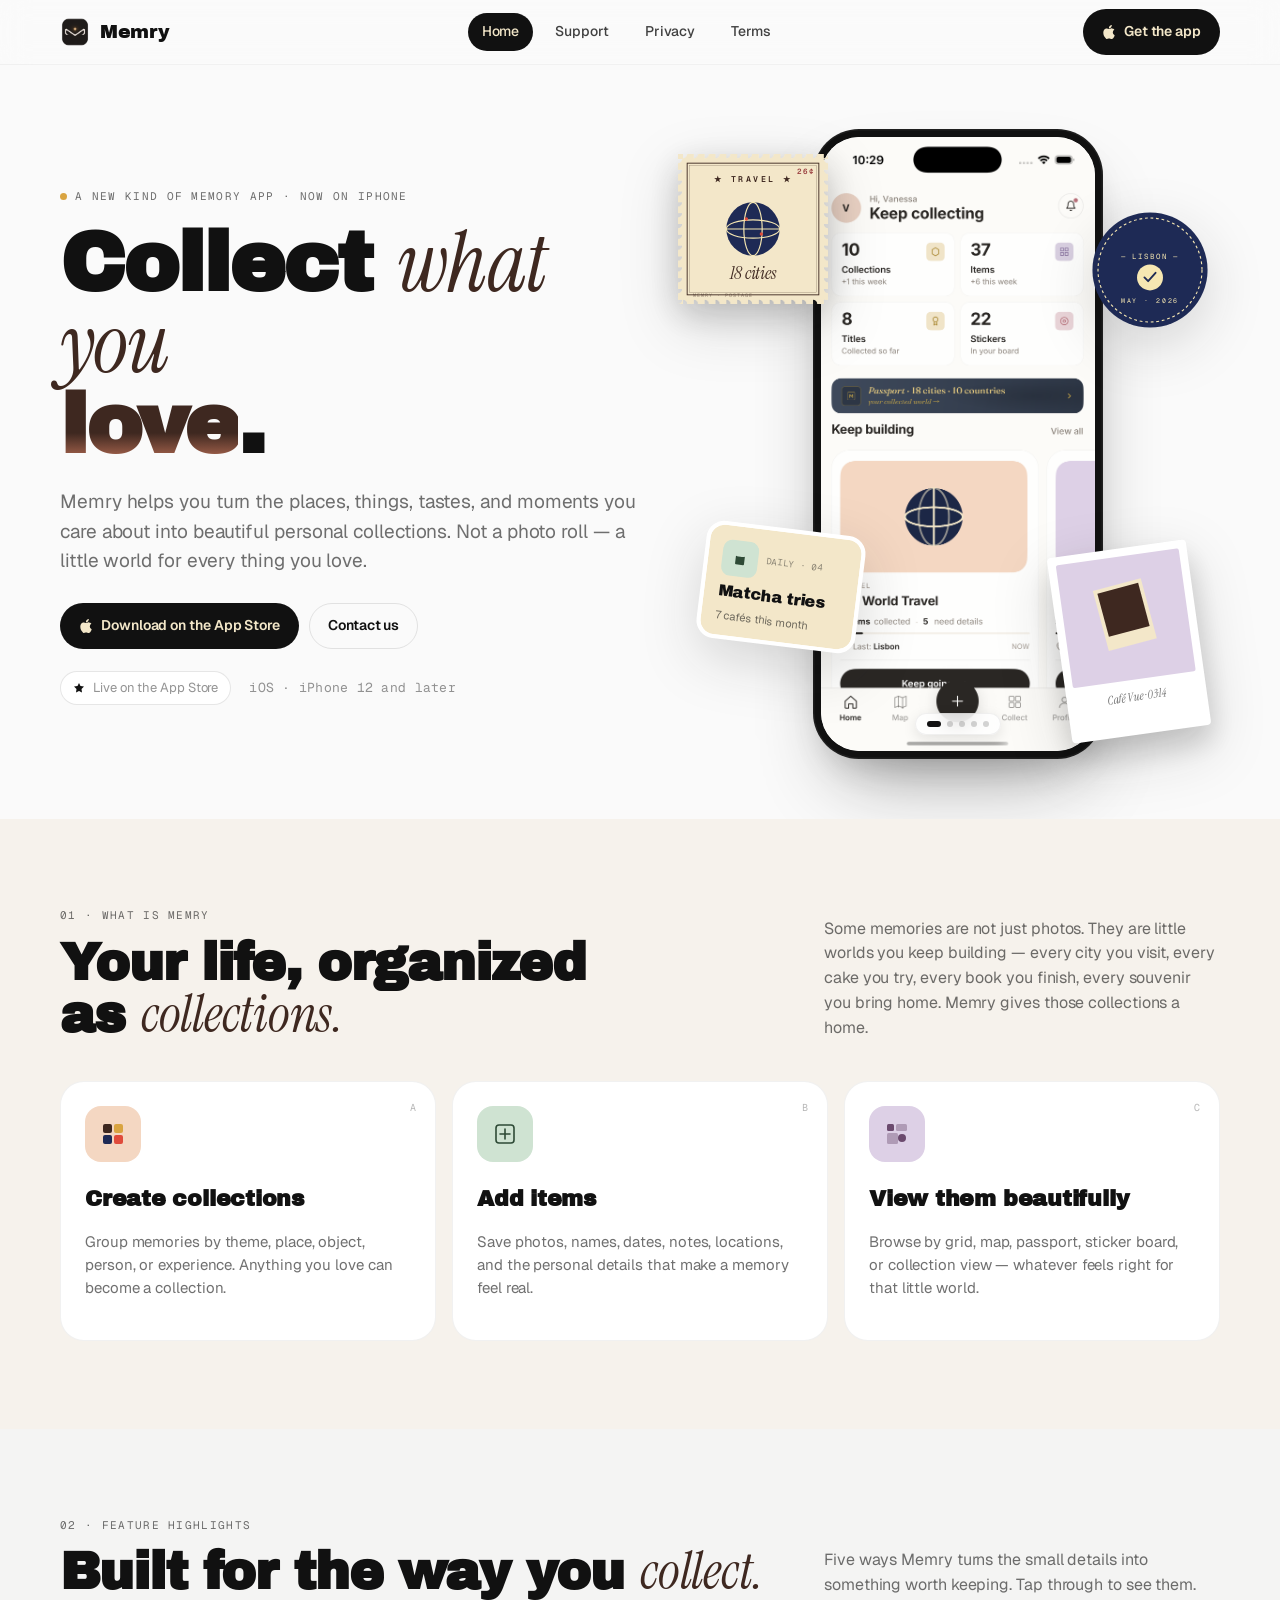
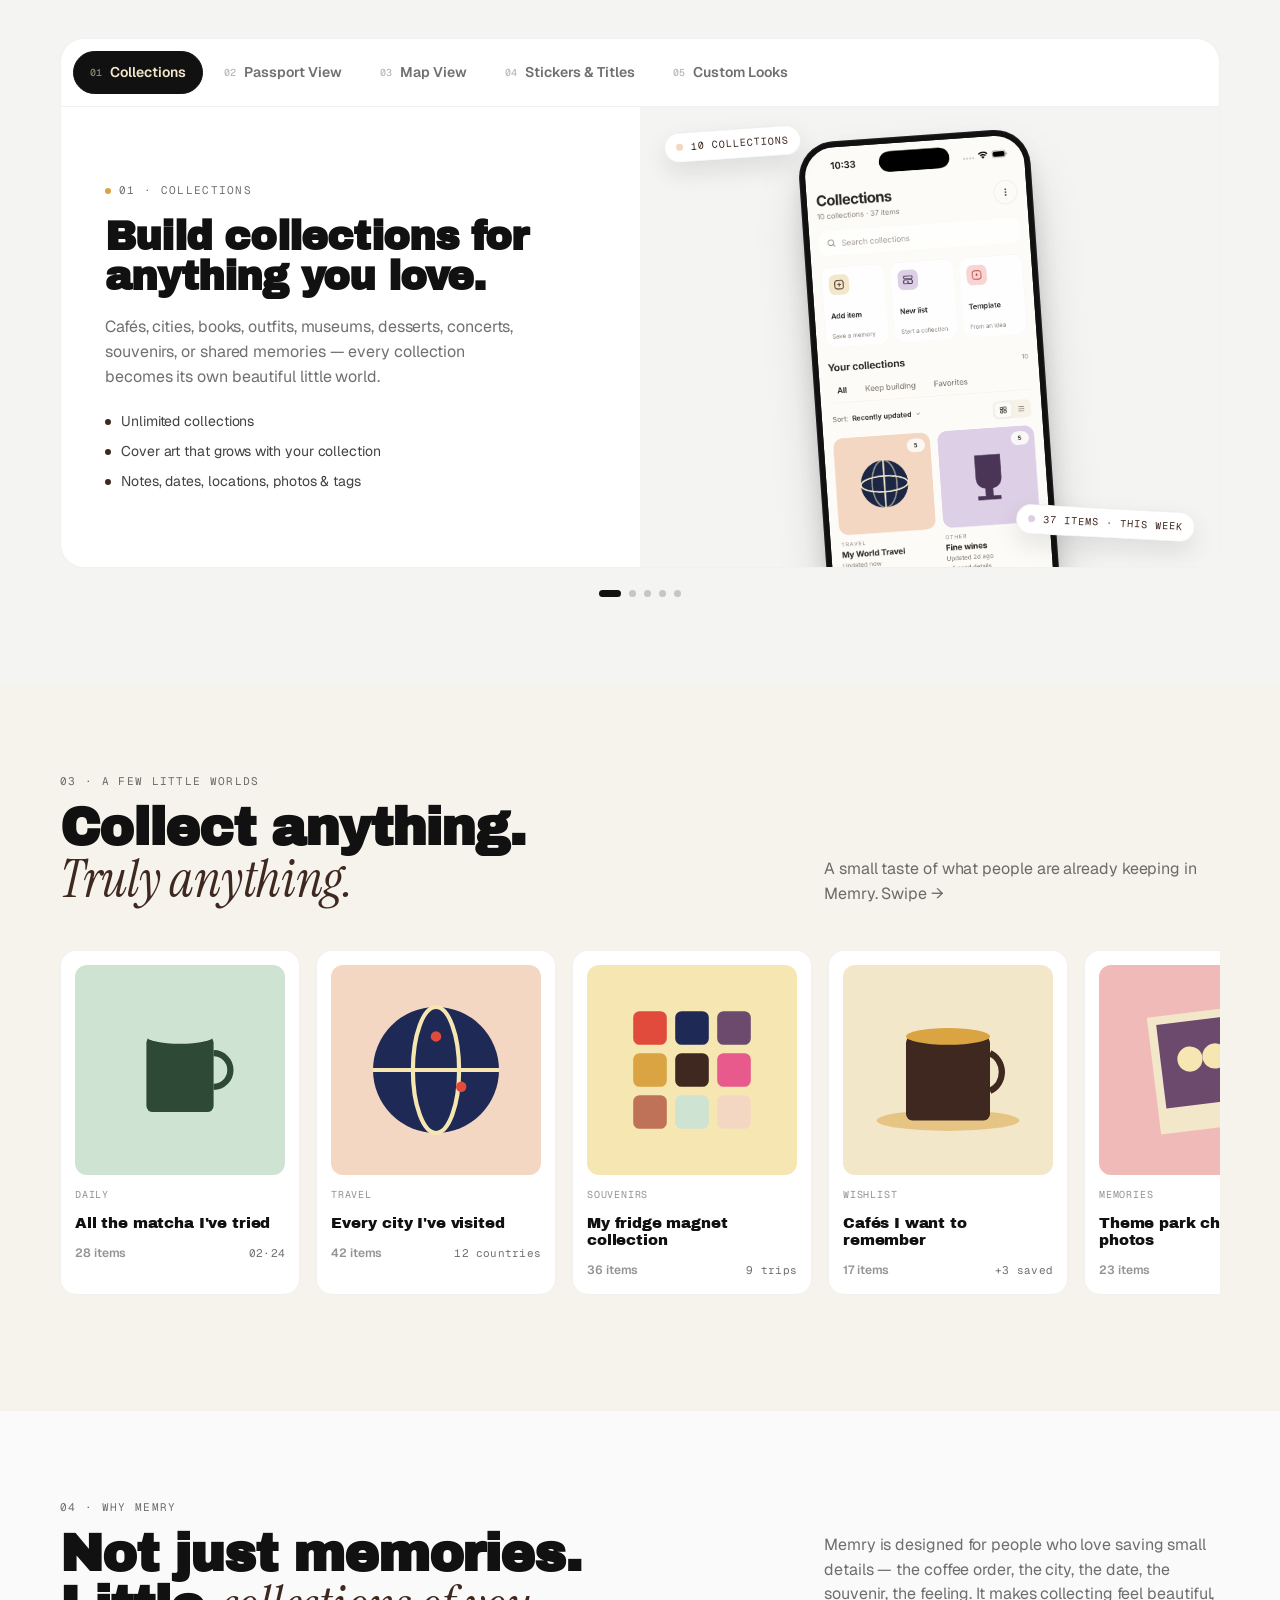
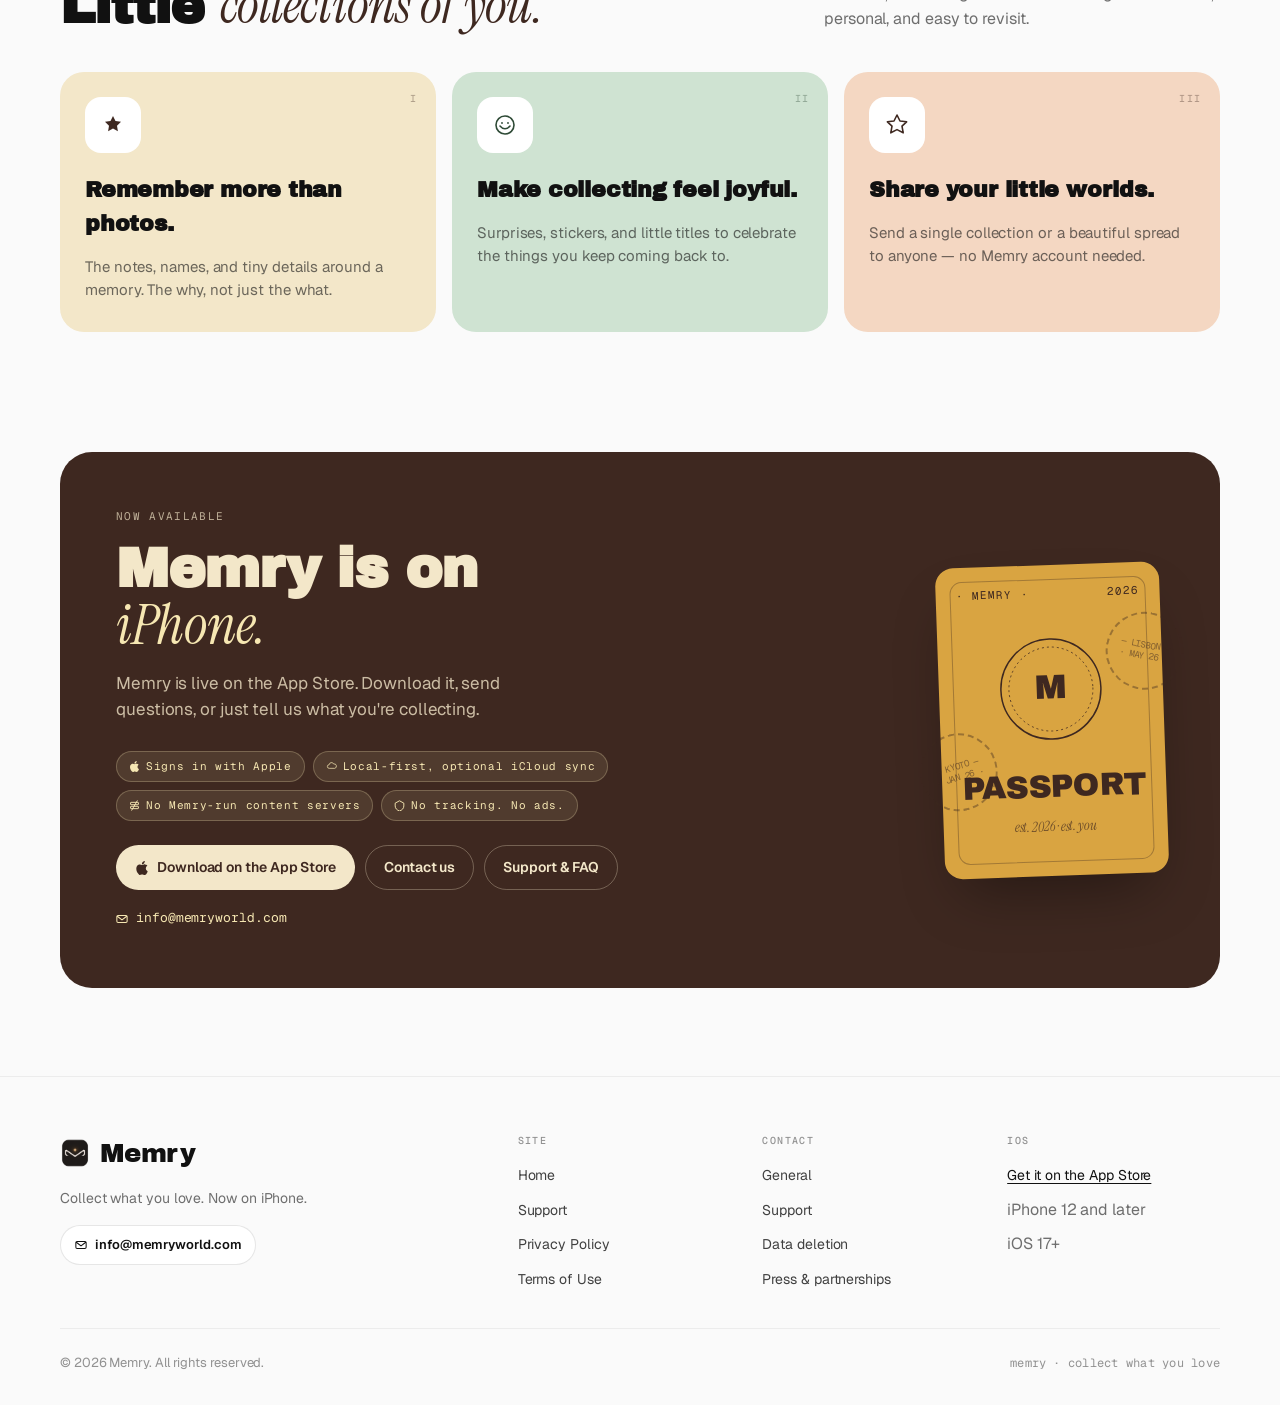
<file: index.html>
<!doctype html>
<html lang="en">
<head>
  <meta charset="utf-8"/>
  <meta name="viewport" content="width=device-width, initial-scale=1, viewport-fit=cover"/>
  <meta name="theme-color" content="#FAFAFA"/>
  <meta name="apple-itunes-app" content="app-id=6775122126"/>
  <title>Memry · Collect what you love</title>
  <meta name="description" content="Memry helps you turn the places, things, tastes, and moments you care about into beautiful personal collections. Now on the App Store."/>
  <meta property="og:title" content="Memry · Collect what you love"/>
  <meta property="og:description" content="Turn the places, things, tastes, and moments you care about into beautiful collections. Now on the App Store."/>
  <meta property="og:type" content="website"/>

  <link rel="preconnect" href="https://fonts.googleapis.com"/>
  <link rel="preconnect" href="https://fonts.gstatic.com" crossorigin/>
  <link href="https://fonts.googleapis.com/css2?family=Geist:wght@400;500;600;700&family=Geist+Mono:wght@400;500&family=Archivo+Black&family=Instrument+Serif:ital@0;1&display=swap" rel="stylesheet"/>
  <link rel="stylesheet" href="assets/site.css"/>
  <link rel="icon" type="image/png" href="/assets/icon.png"/>
  <link rel="apple-touch-icon" href="/assets/icon.png"/>
</head>
<body>

<!-- =========================================================================
     HEADER
     ========================================================================= -->
<header class="site-header">
  <div class="bar">
    <a href="/" class="brand" aria-label="Memry home">
      <img class="logo-mark" src="/assets/icon.png" alt="" width="30" height="30"/>
      <span class="wordmark">Memry</span>
    </a>

    <nav class="nav nav-desktop" aria-label="Primary">
      <a href="/" class="is-active">Home</a>
      <a href="/support">Support</a>
      <a href="/privacy">Privacy</a>
      <a href="/terms">Terms</a>
    </nav>

    <div class="nav-desktop">
      <a class="btn btn-primary" href="https://apps.apple.com/us/app/memry-collect-your-world/id6775122126" target="_blank" rel="noopener">
        <svg width="14" height="14" viewBox="0 0 16 16" fill="currentColor" aria-hidden="true"><path d="M11.182.008C11.148-.03 9.923.023 8.857 1.18c-1.066 1.156-.902 2.482-.878 2.516.024.034 1.52.087 2.475-1.258.955-1.345.762-2.391.728-2.43Zm3.314 11.733c-.048-.096-2.325-1.234-2.113-3.422.212-2.189 1.675-2.789 1.698-2.854.023-.065-.597-.79-1.254-1.157a3.692 3.692 0 0 0-1.563-.434c-.108-.003-.483-.095-1.254.116-.508.139-1.653.589-1.968.607-.316.018-1.256-.522-2.267-.665-.647-.125-1.333.131-1.824.328-.49.196-1.422.754-2.074 2.237-.652 1.482-.311 3.83-.067 4.56.244.729.625 1.924 1.273 2.796.576.984 1.34 1.667 1.659 1.899.319.232 1.219.386 1.843.067.502-.308 1.408-.485 1.766-.472.357.013 1.061.154 1.782.539.571.197 1.111.115 1.652-.105.541-.221 1.324-1.059 2.238-2.758.347-.79.505-1.217.473-1.282Z"/></svg>
        Get the app
      </a>
    </div>

    <button class="menu-btn" data-nav-open aria-label="Open menu">
      <svg viewBox="0 0 18 18" fill="none"><path d="M2 5h14M2 9h14M2 13h14" stroke="currentColor" stroke-width="1.6" stroke-linecap="round"/></svg>
    </button>
  </div>
</header>

<div class="nav-sheet" data-nav-sheet>
  <div class="panel">
    <div style="display:flex;align-items:center;justify-content:space-between;margin-bottom:8px;">
      <div class="brand"><img class="logo-mark" src="/assets/icon.png" alt="" width="30" height="30"/><span class="wordmark">Memry</span></div>
      <button class="menu-btn" data-nav-close aria-label="Close menu">
        <svg viewBox="0 0 18 18" fill="none"><path d="M4 4l10 10M14 4L4 14" stroke="currentColor" stroke-width="1.6" stroke-linecap="round"/></svg>
      </button>
    </div>
    <a href="/">Home <span class="mono muted" style="font-size:11px;">01</span></a>
    <a href="/support">Support <span class="mono muted" style="font-size:11px;">02</span></a>
    <a href="/privacy">Privacy <span class="mono muted" style="font-size:11px;">03</span></a>
    <a href="/terms">Terms <span class="mono muted" style="font-size:11px;">04</span></a>
    <div class="cta">
      <a class="btn btn-primary" href="https://apps.apple.com/us/app/memry-collect-your-world/id6775122126" target="_blank" rel="noopener" style="justify-content:center;">
        <svg width="14" height="14" viewBox="0 0 16 16" fill="currentColor" aria-hidden="true"><path d="M11.182.008C11.148-.03 9.923.023 8.857 1.18c-1.066 1.156-.902 2.482-.878 2.516.024.034 1.52.087 2.475-1.258.955-1.345.762-2.391.728-2.43Zm3.314 11.733c-.048-.096-2.325-1.234-2.113-3.422.212-2.189 1.675-2.789 1.698-2.854.023-.065-.597-.79-1.254-1.157a3.692 3.692 0 0 0-1.563-.434c-.108-.003-.483-.095-1.254.116-.508.139-1.653.589-1.968.607-.316.018-1.256-.522-2.267-.665-.647-.125-1.333.131-1.824.328-.49.196-1.422.754-2.074 2.237-.652 1.482-.311 3.83-.067 4.56.244.729.625 1.924 1.273 2.796.576.984 1.34 1.667 1.659 1.899.319.232 1.219.386 1.843.067.502-.308 1.408-.485 1.766-.472.357.013 1.061.154 1.782.539.571.197 1.111.115 1.652-.105.541-.221 1.324-1.059 2.238-2.758.347-.79.505-1.217.473-1.282Z"/></svg>
        Download on the App Store
      </a>
      <a class="btn btn-ghost" href="mailto:info@memryworld.com" style="justify-content:center;">Contact us</a>
    </div>
  </div>
</div>

<!-- =========================================================================
     HERO
     ========================================================================= -->
<section class="hero">
  <div class="wrap">
    <div class="grid">

      <div class="hero-copy" data-reveal>
        <div class="eyebrow"><span class="dot"></span> A new kind of memory app · Now on iPhone</div>

        <h1 class="headline">
          Collect <span class="serif">what you</span><br/><span class="word-cycle" data-cycle aria-live="polite"><span class="word-cur">love</span><span class="word-nxt" aria-hidden="true"></span><em class="word-period">.</em></span>
        </h1>

        <p class="sub">
          Memry helps you turn the places, things, tastes, and moments you care about into beautiful personal collections. Not a photo roll — a little world for every thing you love.
        </p>

        <div class="cta-row">
          <a class="btn btn-primary" href="https://apps.apple.com/us/app/memry-collect-your-world/id6775122126" target="_blank" rel="noopener" data-magnet>
            <svg width="14" height="14" viewBox="0 0 16 16" fill="currentColor" aria-hidden="true"><path d="M11.182.008C11.148-.03 9.923.023 8.857 1.18c-1.066 1.156-.902 2.482-.878 2.516.024.034 1.52.087 2.475-1.258.955-1.345.762-2.391.728-2.43Zm3.314 11.733c-.048-.096-2.325-1.234-2.113-3.422.212-2.189 1.675-2.789 1.698-2.854.023-.065-.597-.79-1.254-1.157a3.692 3.692 0 0 0-1.563-.434c-.108-.003-.483-.095-1.254.116-.508.139-1.653.589-1.968.607-.316.018-1.256-.522-2.267-.665-.647-.125-1.333.131-1.824.328-.49.196-1.422.754-2.074 2.237-.652 1.482-.311 3.83-.067 4.56.244.729.625 1.924 1.273 2.796.576.984 1.34 1.667 1.659 1.899.319.232 1.219.386 1.843.067.502-.308 1.408-.485 1.766-.472.357.013 1.061.154 1.782.539.571.197 1.111.115 1.652-.105.541-.221 1.324-1.059 2.238-2.758.347-.79.505-1.217.473-1.282Z"/></svg>
            Download on the App Store
          </a>
          <a class="btn btn-ghost" href="mailto:info@memryworld.com" data-magnet>Contact us</a>
        </div>

        <div class="tiny-meta">
          <span class="pill">
            <svg width="12" height="12" viewBox="0 0 12 12" fill="none"><path d="M6 1l1.5 3 3.5.5-2.5 2.5.5 3.5L6 9l-3 1.5.5-3.5L1 4.5 4.5 4z" fill="#111"/></svg>
            Live on the App Store
          </span>
          <span class="mono">iOS · iPhone 12 and later</span>
        </div>
      </div>

      <!-- HERO STAGE — phone + floating stickers -->
      <div class="hero-stage" data-hero-stage data-reveal style="--d:.12s;">

        <!-- floating sticker · travel postage stamp (square) -->
        <div class="float f1" style="--r:-7deg;">
          <div class="stamp-postage">
            <svg viewBox="0 0 180 180" xmlns="http://www.w3.org/2000/svg" aria-label="Travel · 18 cities">
              <defs>
                <!-- top + bottom edge perforations -->
                <pattern id="perfHoriz" x="6" y="0" width="13" height="180" patternUnits="userSpaceOnUse">
                  <circle cx="0" cy="0" r="5" fill="black"/>
                  <circle cx="0" cy="180" r="5" fill="black"/>
                </pattern>
                <!-- left + right edge perforations -->
                <pattern id="perfVert" x="0" y="6" width="180" height="13" patternUnits="userSpaceOnUse">
                  <circle cx="0" cy="0" r="5" fill="black"/>
                  <circle cx="180" cy="0" r="5" fill="black"/>
                </pattern>
                <mask id="stampMask">
                  <rect width="180" height="180" fill="white"/>
                  <rect width="180" height="180" fill="url(#perfHoriz)"/>
                  <rect width="180" height="180" fill="url(#perfVert)"/>
                </mask>
              </defs>

              <g mask="url(#stampMask)">
                <!-- stamp paper -->
                <rect width="180" height="180" fill="#F3E7C9"/>

                <!-- inner border frames -->
                <rect x="11" y="11" width="158" height="158" fill="none" stroke="#3E2820" stroke-width="1.1"/>
                <rect x="14" y="14" width="152" height="152" fill="none" stroke="#3E2820" stroke-width="0.5" stroke-opacity="0.5"/>

                <!-- TRAVEL header -->
                <text x="90" y="34" text-anchor="middle"
                      font-family="'Geist Mono', monospace" font-size="10"
                      font-weight="600" letter-spacing="3" fill="#3E2820">★  TRAVEL  ★</text>

                <!-- globe art -->
                <g transform="translate(90, 90)">
                  <circle r="32" fill="#1E2A55"/>
                  <ellipse cx="0" cy="0" rx="32" ry="11" fill="none" stroke="#F6E7B2" stroke-width="1.4"/>
                  <ellipse cx="0" cy="0" rx="11" ry="32" fill="none" stroke="#F6E7B2" stroke-width="1.4"/>
                  <line x1="-32" y1="0" x2="32" y2="0" stroke="#F6E7B2" stroke-width="1.4"/>
                  <circle cx="-8" cy="-12" r="2" fill="#E04B3B"/>
                  <circle cx="10" cy="6" r="2" fill="#E04B3B"/>
                </g>

                <!-- caption -->
                <text x="90" y="150" text-anchor="middle"
                      font-family="'Instrument Serif', Georgia, serif"
                      font-style="italic" font-size="22" fill="#3E2820">18 cities</text>

                <!-- corner denomination -->
                <text x="164" y="24" text-anchor="end"
                      font-family="'Geist Mono', monospace" font-size="9"
                      font-weight="600" letter-spacing="1" fill="#9A3F3F">26¢</text>
                <text x="18" y="172" text-anchor="start"
                      font-family="'Geist Mono', monospace" font-size="6"
                      letter-spacing="1.2" fill="#3E2820" opacity="0.5">MEMRY · POSTAGE</text>
              </g>
            </svg>
          </div>
        </div>

        <!-- floating sticker · stamp -->
        <div class="float f2" style="--r:10deg;">
          <svg viewBox="0 0 140 140" width="130" height="130">
            <circle cx="70" cy="70" r="62" fill="#1E2A55"/>
            <circle cx="70" cy="70" r="56" fill="none" stroke="#F6E7B2" stroke-width="1.2" stroke-dasharray="3 3"/>
            <text x="70" y="58" text-anchor="middle" font-family="Geist Mono, monospace" font-size="8" letter-spacing="2" fill="#F6E7B2">— LISBON —</text>
            <circle cx="70" cy="78" r="14" fill="#F6E7B2"/>
            <path d="M64 78l4 4 8-9" stroke="#1E2A55" stroke-width="2" stroke-linecap="round" stroke-linejoin="round" fill="none"/>
            <text x="70" y="106" text-anchor="middle" font-family="Geist Mono, monospace" font-size="7" letter-spacing="2" fill="#F6E7B2">MAY · 2026</text>
          </svg>
        </div>

        <!-- the PHONE -->
        <div class="phone">
          <div class="screen">

            <!-- screen states (auto-cycle, real app screenshots) -->
            <div class="phone-states" data-phone-states>
              <div class="phone-state is-active" data-state="home">
                <img src="assets/screens/home.png" alt="Memry — Home screen" loading="eager" decoding="async" width="1206" height="2622"/>
              </div>
              <div class="phone-state" data-state="map">
                <img src="assets/screens/map.png" alt="Memry — Map screen" loading="lazy" decoding="async" width="1206" height="2622"/>
              </div>
              <div class="phone-state" data-state="collect">
                <img src="assets/screens/collect.png" alt="Memry — Collections screen" loading="lazy" decoding="async" width="1206" height="2622"/>
              </div>
              <div class="phone-state" data-state="passport">
                <img src="assets/screens/passport.png" alt="Memry — Passport view" loading="lazy" decoding="async" width="1206" height="2622"/>
              </div>
              <div class="phone-state" data-state="profile">
                <img src="assets/screens/profile.png" alt="Memry — Profile screen" loading="lazy" decoding="async" width="1206" height="2622"/>
              </div>
            </div>

            <!-- Screen indicator dots (overlay on home indicator area) -->
            <div class="phone-dots" data-phone-dots>
              <button class="is-active" aria-label="Show Home screen" data-goto="home"></button>
              <button aria-label="Show Map screen" data-goto="map"></button>
              <button aria-label="Show Collections screen" data-goto="collect"></button>
              <button aria-label="Show Passport view" data-goto="passport"></button>
              <button aria-label="Show Profile screen" data-goto="profile"></button>
            </div>

          </div>
        </div>

        <!-- floating sticker · matcha tile -->
        <div class="float f3" style="--r:7deg;">
          <div class="sticker" style="--r:7deg;">
            <div class="pad" style="background:var(--cream);display:flex;flex-direction:column;align-items:flex-start;gap:8px;padding:14px 14px 13px;">
              <div style="display:flex;align-items:center;gap:8px;width:100%;">
                <div style="width:36px;height:36px;border-radius:9px;background:var(--mint);display:grid;place-items:center;flex-shrink:0;">
                  <svg width="20" height="20" viewBox="0 0 40 40"><rect x="11" y="14" width="18" height="18" rx="2" fill="#2E4A36"/><ellipse cx="20" cy="14" rx="9" ry="2" fill="#CFE3D2"/></svg>
                </div>
                <div style="font-size:9px;font-family:'Geist Mono';letter-spacing:0.08em;text-transform:uppercase;color:var(--ink45);">DAILY · 04</div>
              </div>
              <div style="font-family:'Archivo Black';font-size:16px;letter-spacing:-0.015em;line-height:1.05;">Matcha tries</div>
              <div style="font-size:11px;color:var(--ink60);line-height:1.3;">7 cafés this month</div>
            </div>
          </div>
        </div>

        <!-- floating sticker · polaroid -->
        <div class="float f4" style="--r:-8deg;">
          <div style="background:#fff;padding:8px 8px 28px;border-radius:4px;box-shadow:0 16px 28px rgba(0,0,0,0.14);transform:rotate(-8deg);width:140px;">
            <div style="aspect-ratio:1/1;background:var(--lilac);border-radius:2px;overflow:hidden;position:relative;">
              <svg viewBox="0 0 100 100" style="position:absolute;inset:0;width:100%;height:100%;">
                <g transform="rotate(-7 50 50)">
                  <rect x="30" y="22" width="40" height="50" fill="#F3E7C9"/>
                  <rect x="33" y="25" width="34" height="36" fill="#3E2820"/>
                </g>
              </svg>
            </div>
            <div style="font-family:'Instrument Serif',serif;font-style:italic;font-size:12px;color:var(--ink60);margin-top:8px;text-align:center;">Café Vue · 03·14</div>
          </div>
        </div>

      </div>

    </div>
  </div>
</section>

<!-- =========================================================================
     SECTION 2 · WHAT IS MEMRY?
     ========================================================================= -->
<section class="section warm" id="what">
  <div class="wrap">
    <div class="head" data-reveal>
      <div>
        <div class="eyebrow">01 · What is Memry</div>
        <h2 class="title">Your life, organized as <span class="serif">collections.</span></h2>
      </div>
      <p>Some memories are not just photos. They are little worlds you keep building — every city you visit, every cake you try, every book you finish, every souvenir you bring home. Memry gives those collections a home.</p>
    </div>

    <div class="three-up">
      <article class="tile" data-reveal style="--d:.05s;">
        <div class="stamp">A</div>
        <div class="icon" style="background:var(--peach);">
          <svg width="28" height="28" viewBox="0 0 28 28" fill="none">
            <rect x="4" y="4"  width="9" height="9" rx="2" fill="#3E2820"/>
            <rect x="15" y="4"  width="9" height="9" rx="2" fill="#D9A441"/>
            <rect x="4" y="15" width="9" height="9" rx="2" fill="#1E2A55"/>
            <rect x="15" y="15" width="9" height="9" rx="2" fill="#E04B3B"/>
          </svg>
        </div>
        <h3>Create collections</h3>
        <p>Group memories by theme, place, object, person, or experience. Anything you love can become a collection.</p>
      </article>

      <article class="tile" data-reveal style="--d:.12s;">
        <div class="stamp">B</div>
        <div class="icon" style="background:var(--mint);">
          <svg width="28" height="28" viewBox="0 0 28 28" fill="none">
            <rect x="5" y="5" width="18" height="18" rx="3" fill="none" stroke="#2E4A36" stroke-width="1.6"/>
            <path d="M14 9v10M9 14h10" stroke="#2E4A36" stroke-width="1.6" stroke-linecap="round"/>
          </svg>
        </div>
        <h3>Add items</h3>
        <p>Save photos, names, dates, notes, locations, and the personal details that make a memory feel real.</p>
      </article>

      <article class="tile" data-reveal style="--d:.20s;">
        <div class="stamp">C</div>
        <div class="icon" style="background:var(--lilac);">
          <svg width="28" height="28" viewBox="0 0 28 28" fill="none">
            <rect x="4" y="4"  width="7" height="7" rx="1.5" fill="#6B4A6E"/>
            <rect x="13" y="4" width="11" height="7" rx="1.5" fill="#6B4A6E" opacity="0.4"/>
            <rect x="4" y="13" width="11" height="11" rx="1.5" fill="#6B4A6E" opacity="0.4"/>
            <circle cx="19" cy="18" r="4" fill="#6B4A6E"/>
          </svg>
        </div>
        <h3>View them beautifully</h3>
        <p>Browse by grid, map, passport, sticker board, or collection view — whatever feels right for that little world.</p>
      </article>
    </div>
  </div>
</section>

<!-- =========================================================================
     SECTION 3 · FEATURE TABS
     ========================================================================= -->
<section class="section" id="features" style="background:var(--paper2);">
  <div class="wrap">
    <div class="head" data-reveal>
      <div>
        <div class="eyebrow">02 · Feature highlights</div>
        <h2 class="title">Built for the way you <span class="serif">collect.</span></h2>
      </div>
      <p>Five ways Memry turns the small details into something worth keeping. Tap through to see them.</p>
    </div>

    <div class="feat-wrap" data-reveal>
      <div class="feat-tabs" role="tablist" data-feat-tabs>
        <button class="feat-tab" role="tab" data-feat="collections"><span class="idx">01</span> Collections</button>
        <button class="feat-tab" role="tab" data-feat="passport"><span class="idx">02</span> Passport View</button>
        <button class="feat-tab" role="tab" data-feat="map"><span class="idx">03</span> Map View</button>
        <button class="feat-tab" role="tab" data-feat="stickers"><span class="idx">04</span> Stickers &amp; Titles</button>
        <button class="feat-tab" role="tab" data-feat="looks"><span class="idx">05</span> Custom Looks</button>
      </div>

      <!-- COLLECTIONS -->
      <div class="feat-panel" data-feat-panel="collections">
        <div class="feat-text">
          <div class="eyebrow"><span style="width:6px;height:6px;border-radius:3px;background:var(--mustard);"></span> 01 · Collections</div>
          <h3>Build collections for anything you love.</h3>
          <p>Cafés, cities, books, outfits, museums, desserts, concerts, souvenirs, or shared memories — every collection becomes its own beautiful little world.</p>
          <ul>
            <li><span class="dot"></span> Unlimited collections</li>
            <li><span class="dot"></span> Cover art that grows with your collection</li>
            <li><span class="dot"></span> Notes, dates, locations, photos &amp; tags</li>
          </ul>
        </div>
        <div class="feat-visual" style="background:var(--paper2);">
          <div class="feat-device">
            <div class="mini" style="--mr:-4deg;">
              <img src="assets/screens/collect.png" alt="Memry — Collections list" loading="lazy" decoding="async"/>
            </div>
            <span class="deco-sticker" style="top:22px;left:24px;color:var(--cocoa);transform:rotate(-4deg);"><span class="dot" style="background:var(--peach);"></span>10 collections</span>
            <span class="deco-sticker" style="bottom:30px;right:24px;color:var(--cocoa);transform:rotate(3deg);"><span class="dot" style="background:var(--lilac);"></span>37 items · this week</span>
          </div>
        </div>
      </div>

      <!-- PASSPORT -->
      <div class="feat-panel" data-feat-panel="passport" style="display:none;">
        <div class="feat-text">
          <div class="eyebrow"><span style="width:6px;height:6px;border-radius:3px;background:var(--cocoa);"></span> 02 · Passport view</div>
          <h3>Turn collected memories into a passport.</h3>
          <p>Stamps, dates, and a place for everywhere you've been. A playful, tactile way to revisit the cities you've walked through.</p>
          <ul>
            <li><span class="dot"></span> Automatic stamps by city &amp; country</li>
            <li><span class="dot"></span> Hand-set typography on every page</li>
            <li><span class="dot"></span> Export or share a beautiful spread</li>
          </ul>
        </div>
        <div class="feat-visual" style="background:var(--cocoa);">
          <div class="feat-device">
            <div class="mini" style="--mr:3deg;">
              <img src="assets/screens/passport.png" alt="Memry — Passport view with city stamps" loading="lazy" decoding="async"/>
            </div>
            <span class="deco-sticker" style="top:34px;right:30px;background:var(--mustard);border-color:transparent;color:var(--cocoa);transform:rotate(8deg);">VISA · KYOTO</span>
            <span class="deco-sticker" style="bottom:38px;left:30px;background:var(--cream);border-color:transparent;color:var(--cocoa);transform:rotate(-6deg);">— PAGE I —</span>
          </div>
        </div>
      </div>

      <!-- MAP -->
      <div class="feat-panel" data-feat-panel="map" style="display:none;">
        <div class="feat-text">
          <div class="eyebrow"><span style="width:6px;height:6px;border-radius:3px;background:var(--tomato);"></span> 03 · Map view</div>
          <h3>See your memories by place.</h3>
          <p>Watch your world fill up as you collect. Rediscover where your collections have taken you — and where they want to go next.</p>
          <ul>
            <li><span class="dot"></span> Color-coded pins per collection</li>
            <li><span class="dot"></span> Cluster &amp; explore by region</li>
            <li><span class="dot"></span> Tap any pin to open the memory</li>
          </ul>
        </div>
        <div class="feat-visual" style="background:var(--sky);">
          <div class="feat-device">
            <div class="mini" style="--mr:-3deg;">
              <img src="assets/screens/map.png" alt="Memry — World map with city pins" loading="lazy" decoding="async"/>
            </div>
            <span class="deco-sticker" style="top:28px;left:28px;color:var(--ink);transform:rotate(-3deg);"><span class="dot" style="background:var(--tomato);"></span>18 cities · 10 countries</span>
            <span class="deco-sticker" style="bottom:34px;right:28px;color:var(--ink);transform:rotate(4deg);"><span class="dot" style="background:var(--mustard);"></span>27 memory pieces</span>
          </div>
        </div>
      </div>

      <!-- STICKERS -->
      <div class="feat-panel" data-feat-panel="stickers" style="display:none;">
        <div class="feat-text">
          <div class="eyebrow"><span style="width:6px;height:6px;border-radius:3px;background:var(--hotpink);"></span> 04 · Stickers &amp; titles</div>
          <h3>Unlock decorative stickers and titles.</h3>
          <p>The more you collect, the more little surprises arrive. Earn collectible titles like <em class="serif">City Explorer</em> or <em class="serif">Café Devotee</em> as your world grows.</p>
          <ul>
            <li><span class="dot"></span> Earned, never bought</li>
            <li><span class="dot"></span> Decorate any collection cover</li>
            <li><span class="dot"></span> Hidden surprises along the way</li>
          </ul>
        </div>
        <div class="feat-visual" style="background:var(--butter);">
          <div class="feat-device">
            <div class="mini" style="--mr:3deg;">
              <img src="assets/screens/profile.png" alt="Memry — Profile and sticker board" loading="lazy" decoding="async"/>
            </div>
            <span class="deco-sticker" style="top:30px;left:24px;background:var(--cocoa);color:var(--cream);border-color:transparent;transform:rotate(-6deg);">CITY · COLLECTOR</span>
            <span class="deco-sticker" style="bottom:32px;right:22px;background:var(--rose);color:var(--cocoa);border-color:transparent;transform:rotate(7deg);">+ 22 stickers</span>
          </div>
        </div>
      </div>

      <!-- LOOKS -->
      <div class="feat-panel" data-feat-panel="looks" style="display:none;">
        <div class="feat-text">
          <div class="eyebrow"><span style="width:6px;height:6px;border-radius:3px;background:var(--plum);"></span> 05 · Custom looks</div>
          <h3>Make every collection feel personal.</h3>
          <p>Choose soft backgrounds, cover art, layouts, and visual styles. Your sticker book of cafés shouldn't look like your wine cellar.</p>
          <ul>
            <li><span class="dot"></span> 30+ pastel grounds &amp; covers</li>
            <li><span class="dot"></span> Grid, list, board, &amp; map layouts</li>
            <li><span class="dot"></span> Cover graphics that match the subject</li>
          </ul>
        </div>
        <div class="feat-visual" style="background:var(--blush);">
          <div class="feat-device">
            <div class="mini" style="--mr:-3deg;">
              <img src="assets/screens/looks.png" alt="Memry — Custom looks with pastel cover variety" loading="lazy" decoding="async"/>
            </div>
            <span class="deco-sticker" style="top:28px;left:24px;color:var(--cocoa);transform:rotate(-5deg);"><span class="dot" style="background:var(--mustard);"></span>30+ pastel grounds</span>
            <span class="deco-sticker" style="bottom:32px;right:24px;color:var(--cocoa);transform:rotate(4deg);"><span class="dot" style="background:var(--plum);"></span>Covers per collection</span>
          </div>
        </div>
      </div>

    </div>

    <!-- feature pagination dots — sits below the card on all viewports -->
    <div class="feat-dots" data-feat-dots aria-label="Feature pagination">
      <button class="feat-dot" data-feat-dot="collections" aria-label="01 Collections">01</button>
      <button class="feat-dot" data-feat-dot="passport"    aria-label="02 Passport View">02</button>
      <button class="feat-dot" data-feat-dot="map"         aria-label="03 Map View">03</button>
      <button class="feat-dot" data-feat-dot="stickers"    aria-label="04 Stickers and Titles">04</button>
      <button class="feat-dot" data-feat-dot="looks"       aria-label="05 Custom Looks">05</button>
    </div>
  </div>
</section>

<!-- =========================================================================
     SECTION 4 · EXAMPLE COLLECTIONS
     ========================================================================= -->
<section class="section warm" id="examples">
  <div class="wrap">
    <div class="head" data-reveal>
      <div>
        <div class="eyebrow">03 · A few little worlds</div>
        <h2 class="title">Collect anything. <span class="serif">Truly anything.</span></h2>
      </div>
      <p>A small taste of what people are already keeping in Memry. Swipe →</p>
    </div>

    <div class="ex-rail" data-reveal>

      <!-- matcha -->
      <article class="ex-card">
        <div class="cover" style="background:var(--mint);">
          <svg viewBox="0 0 100 100" style="position:absolute;inset:0;width:100%;height:100%;">
            <rect x="34" y="34" width="32" height="36" rx="3" fill="#2E4A36"/>
            <ellipse cx="50" cy="34" rx="16" ry="3.5" fill="#CFE3D2"/>
            <path d="M66 42 a 8 8 0 0 1 0 16" stroke="#2E4A36" stroke-width="3" fill="none"/>
          </svg>
        </div>
        <div class="cat">Daily</div>
        <div class="name">All the matcha I've tried</div>
        <div class="meta"><span class="count">28 items</span><span class="mono muted" style="font-size:11px;">02·24</span></div>
        <div class="back"><div><div class="b-eyebrow">Daily · 28 cups</div><div class="b-name">All the matcha I've tried</div></div><div class="b-items"><span>Kettl Tea · NYC</span><span>Ippodo · KYT</span><span>Cha-an · NYC</span><span>SongCha · SEL</span></div><div class="b-cta">Tap to flip back ←</div></div>
      </article>

      <!-- cities -->
      <article class="ex-card">
        <div class="cover" style="background:var(--peach);">
          <svg viewBox="0 0 100 100" style="position:absolute;inset:0;width:100%;height:100%;">
            <circle cx="50" cy="50" r="30" fill="#1E2A55"/>
            <ellipse cx="50" cy="50" rx="11" ry="30" fill="none" stroke="#F6E7B2" stroke-width="2"/>
            <line x1="20" y1="50" x2="80" y2="50" stroke="#F6E7B2" stroke-width="2"/>
            <circle cx="50" cy="34" r="2.5" fill="#E04B3B"/>
            <circle cx="62" cy="58" r="2.5" fill="#E04B3B"/>
          </svg>
        </div>
        <div class="cat">Travel</div>
        <div class="name">Every city I've visited</div>
        <div class="meta"><span class="count">42 items</span><span class="mono muted" style="font-size:11px;">12 countries</span></div>
        <div class="back"><div><div class="b-eyebrow">Travel · 12 countries</div><div class="b-name">Every city I've visited</div></div><div class="b-items"><span>Lisbon · 5d</span><span>Kyoto · 7d</span><span>Paris · 4d</span><span>Oaxaca · 6d</span></div><div class="b-cta">Tap to flip back ←</div></div>
      </article>

      <!-- magnets -->
      <article class="ex-card">
        <div class="cover" style="background:var(--butter);">
          <svg viewBox="0 0 100 100" style="position:absolute;inset:0;width:100%;height:100%;">
            <g>
              <rect x="22" y="22" width="16" height="16" rx="3" fill="#E04B3B"/>
              <rect x="42" y="22" width="16" height="16" rx="3" fill="#1E2A55"/>
              <rect x="62" y="22" width="16" height="16" rx="3" fill="#6B4A6E"/>
              <rect x="22" y="42" width="16" height="16" rx="3" fill="#D9A441"/>
              <rect x="42" y="42" width="16" height="16" rx="3" fill="#3E2820"/>
              <rect x="62" y="42" width="16" height="16" rx="3" fill="#E85A8C"/>
              <rect x="22" y="62" width="16" height="16" rx="3" fill="#C07258"/>
              <rect x="42" y="62" width="16" height="16" rx="3" fill="#CFE3D2"/>
              <rect x="62" y="62" width="16" height="16" rx="3" fill="#F4D7C2"/>
            </g>
          </svg>
        </div>
        <div class="cat">Souvenirs</div>
        <div class="name">My fridge magnet collection</div>
        <div class="meta"><span class="count">36 items</span><span class="mono muted" style="font-size:11px;">9 trips</span></div>
        <div class="back"><div><div class="b-eyebrow">Souvenirs · 9 trips</div><div class="b-name">My fridge magnet collection</div></div><div class="b-items"><span>Amsterdam</span><span>Rome</span><span>Berlin</span><span>Reykjavik</span></div><div class="b-cta">Tap to flip back ←</div></div>
      </article>

      <!-- cafés to remember -->
      <article class="ex-card">
        <div class="cover" style="background:var(--cream);">
          <svg viewBox="0 0 100 100" style="position:absolute;inset:0;width:100%;height:100%;">
            <ellipse cx="50" cy="74" rx="34" ry="5" fill="#D9A441" opacity="0.5"/>
            <rect x="30" y="34" width="40" height="40" rx="3" fill="#3E2820"/>
            <ellipse cx="50" cy="34" rx="20" ry="4" fill="#D9A441"/>
            <path d="M70 42 a 10 10 0 0 1 0 18" stroke="#3E2820" stroke-width="3" fill="none"/>
          </svg>
        </div>
        <div class="cat">Wishlist</div>
        <div class="name">Cafés I want to remember</div>
        <div class="meta"><span class="count">17 items</span><span class="mono muted" style="font-size:11px;">+3 saved</span></div>
        <div class="back"><div><div class="b-eyebrow">Wishlist · 17 saved</div><div class="b-name">Cafés I want to remember</div></div><div class="b-items"><span>Café Vue</span><span>Onibus · SP</span><span>%Arabica</span><span>Café Loustic</span></div><div class="b-cta">Tap to flip back ←</div></div>
      </article>

      <!-- theme park characters -->
      <article class="ex-card">
        <div class="cover" style="background:var(--rose);">
          <svg viewBox="0 0 100 100" style="position:absolute;inset:0;width:100%;height:100%;">
            <g transform="rotate(-7 50 50)">
              <rect x="26" y="22" width="48" height="56" fill="#F3E7C9"/>
              <rect x="30" y="26" width="40" height="40" fill="#6B4A6E"/>
              <circle cx="44" cy="44" r="6" fill="#F6E7B2"/>
              <circle cx="56" cy="44" r="6" fill="#F6E7B2"/>
            </g>
          </svg>
        </div>
        <div class="cat">Memories</div>
        <div class="name">Theme park character photos</div>
        <div class="meta"><span class="count">23 items</span><span class="mono muted" style="font-size:11px;">5 parks</span></div>
        <div class="back"><div><div class="b-eyebrow">Memories · 5 parks</div><div class="b-name">Character photos</div></div><div class="b-items"><span>Anaheim '22</span><span>Orlando '23</span><span>Tokyo '24</span><span>Paris '25</span></div><div class="b-cta">Tap to flip back ←</div></div>
      </article>

      <!-- books -->
      <article class="ex-card">
        <div class="cover" style="background:var(--sage);">
          <svg viewBox="0 0 100 100" style="position:absolute;inset:0;width:100%;height:100%;">
            <rect x="24" y="34" width="52" height="9" rx="2" fill="#F3E7C9"/>
            <rect x="19" y="47" width="62" height="9" rx="2" fill="#E04B3B"/>
            <rect x="27" y="60" width="46" height="9" rx="2" fill="#1E2A55"/>
          </svg>
        </div>
        <div class="cat">Literature</div>
        <div class="name">Books that shaped me</div>
        <div class="meta"><span class="count">52 items</span><span class="mono muted" style="font-size:11px;">since 2019</span></div>
        <div class="back"><div><div class="b-eyebrow">Literature · since 2019</div><div class="b-name">Books that shaped me</div></div><div class="b-items"><span>Just Kids</span><span>Bluets</span><span>Pachinko</span><span>The Argonauts</span></div><div class="b-cta">Tap to flip back ←</div></div>
      </article>

      <!-- restaurants -->
      <article class="ex-card">
        <div class="cover" style="background:var(--blush);">
          <svg viewBox="0 0 100 100" style="position:absolute;inset:0;width:100%;height:100%;">
            <circle cx="50" cy="50" r="28" fill="#F3E7C9"/>
            <circle cx="50" cy="50" r="16" fill="#D9A441"/>
            <circle cx="50" cy="50" r="6" fill="#3E2820"/>
          </svg>
        </div>
        <div class="cat">Shared</div>
        <div class="name">Restaurants with my favorite person</div>
        <div class="meta"><span class="count">14 items</span><span class="mono muted" style="font-size:11px;">our list</span></div>
        <div class="back"><div><div class="b-eyebrow">Shared · our list</div><div class="b-name">Restaurants with my favorite person</div></div><div class="b-items"><span>Lilia</span><span>Estela</span><span>Wildair</span><span>Frenchette</span></div><div class="b-cta">Tap to flip back ←</div></div>
      </article>

      <!-- flowers -->
      <article class="ex-card">
        <div class="cover" style="background:var(--lilac);">
          <svg viewBox="0 0 100 100" style="position:absolute;inset:0;width:100%;height:100%;">
            <g>
              <ellipse cx="50" cy="34" rx="10" ry="16" fill="#F7D5D5"/>
              <ellipse cx="34" cy="50" rx="16" ry="10" fill="#F7D5D5"/>
              <ellipse cx="66" cy="50" rx="16" ry="10" fill="#F7D5D5"/>
              <ellipse cx="50" cy="66" rx="10" ry="16" fill="#F7D5D5"/>
              <circle cx="50" cy="50" r="9" fill="#D9A441"/>
            </g>
          </svg>
        </div>
        <div class="cat">Living</div>
        <div class="name">Flowers I've seen this spring</div>
        <div class="meta"><span class="count">19 items</span><span class="mono muted" style="font-size:11px;">04·26</span></div>
        <div class="back"><div><div class="b-eyebrow">Living · spring '26</div><div class="b-name">Flowers I've seen this spring</div></div><div class="b-items"><span>Magnolia</span><span>Tulip</span><span>Peony</span><span>Cherry blossom</span></div><div class="b-cta">Tap to flip back ←</div></div>
      </article>

    </div>
  </div>
</section>

<!-- =========================================================================
     SECTION 5 · WHY MEMRY?
     ========================================================================= -->
<section class="section" id="why">
  <div class="wrap">
    <div class="head" data-reveal>
      <div>
        <div class="eyebrow">04 · Why Memry</div>
        <h2 class="title">Not just memories. Little <span class="serif">collections of you.</span></h2>
      </div>
      <p>Memry is designed for people who love saving small details — the coffee order, the city, the date, the souvenir, the feeling. It makes collecting feel beautiful, personal, and easy to revisit.</p>
    </div>

    <div class="three-up">
      <article class="tile" data-reveal style="background:var(--cream);border-color:transparent;">
        <div class="stamp" style="color:var(--cocoa);opacity:0.4;">i</div>
        <div class="icon" style="background:var(--white);">
          <svg width="28" height="28" viewBox="0 0 28 28" fill="none">
            <path d="M14 5l2.5 5 5.5.8-4 3.9.9 5.5L14 17.6 9.1 20.2l.9-5.5-4-3.9 5.5-.8L14 5z" fill="#3E2820"/>
          </svg>
        </div>
        <h3>Remember more than photos.</h3>
        <p>The notes, names, and tiny details around a memory. The why, not just the what.</p>
      </article>

      <article class="tile" data-reveal style="--d:.08s;background:var(--mint);border-color:transparent;">
        <div class="stamp" style="color:var(--forest);opacity:0.4;">ii</div>
        <div class="icon" style="background:var(--white);">
          <svg width="28" height="28" viewBox="0 0 28 28" fill="none">
            <circle cx="14" cy="14" r="9" stroke="#2E4A36" stroke-width="1.6"/>
            <path d="M9 15c1.5 1.8 3.2 2.8 5 2.8s3.5-1 5-2.8" stroke="#2E4A36" stroke-width="1.6" stroke-linecap="round"/>
            <circle cx="11" cy="12" r="0.9" fill="#2E4A36"/>
            <circle cx="17" cy="12" r="0.9" fill="#2E4A36"/>
          </svg>
        </div>
        <h3>Make collecting feel joyful.</h3>
        <p>Surprises, stickers, and little titles to celebrate the things you keep coming back to.</p>
      </article>

      <article class="tile" data-reveal style="--d:.16s;background:var(--peach);border-color:transparent;">
        <div class="stamp" style="color:var(--cocoa);opacity:0.4;">iii</div>
        <div class="icon" style="background:var(--white);">
          <svg width="28" height="28" viewBox="0 0 28 28" fill="none">
            <path d="M14 4l3 6 6.6.8L19 15.2l1.2 6.6L14 18.6 7.8 21.8 9 15.2 4.4 10.8 11 10z" fill="none" stroke="#3E2820" stroke-width="1.6" stroke-linejoin="round"/>
          </svg>
        </div>
        <h3>Share your little worlds.</h3>
        <p>Send a single collection or a beautiful spread to anyone — no Memry account needed.</p>
      </article>
    </div>
  </div>
</section>

<!-- =========================================================================
     SECTION 6 · APP STORE LAUNCH
     ========================================================================= -->
<section class="section" id="launch" style="padding-top:32px;">
  <div class="wrap">
    <div class="launch" data-reveal>
      <div class="grid">
        <div>
          <div class="eyebrow" style="color:rgba(243,231,201,0.7);margin-bottom:16px;">Now available</div>
          <h2>Memry is on <br/><span class="serif">iPhone.</span></h2>
          <p>Memry is live on the App Store. Download it, send questions, or just tell us what you're collecting.</p>
          <div style="display:flex;flex-wrap:wrap;gap:8px;margin-bottom:24px;">
            <span style="display:inline-flex;align-items:center;gap:6px;font-family:'Geist Mono',monospace;font-size:11px;letter-spacing:0.06em;color:var(--butter);background:rgba(246,231,178,0.10);border:1px solid rgba(246,231,178,0.25);padding:6px 12px;border-radius:999px;">
              <svg width="11" height="11" viewBox="0 0 16 16" fill="currentColor" aria-hidden="true"><path d="M11.182.008C11.148-.03 9.923.023 8.857 1.18c-1.066 1.156-.902 2.482-.878 2.516.024.034 1.52.087 2.475-1.258.955-1.345.762-2.391.728-2.43Zm3.314 11.733c-.048-.096-2.325-1.234-2.113-3.422.212-2.189 1.675-2.789 1.698-2.854.023-.065-.597-.79-1.254-1.157a3.692 3.692 0 0 0-1.563-.434c-.108-.003-.483-.095-1.254.116-.508.139-1.653.589-1.968.607-.316.018-1.256-.522-2.267-.665-.647-.125-1.333.131-1.824.328-.49.196-1.422.754-2.074 2.237-.652 1.482-.311 3.83-.067 4.56.244.729.625 1.924 1.273 2.796.576.984 1.34 1.667 1.659 1.899.319.232 1.219.386 1.843.067.502-.308 1.408-.485 1.766-.472.357.013 1.061.154 1.782.539.571.197 1.111.115 1.652-.105.541-.221 1.324-1.059 2.238-2.758.347-.79.505-1.217.473-1.282Z"/></svg>
              Signs in with Apple
            </span>
            <span style="display:inline-flex;align-items:center;gap:6px;font-family:'Geist Mono',monospace;font-size:11px;letter-spacing:0.06em;color:var(--butter);background:rgba(246,231,178,0.10);border:1px solid rgba(246,231,178,0.25);padding:6px 12px;border-radius:999px;">
              <svg width="11" height="11" viewBox="0 0 24 24" fill="none"><path d="M7 16a4 4 0 010-8 5 5 0 019.6-1.5A4 4 0 0119 16H7z" stroke="currentColor" stroke-width="1.6"/></svg>
              Local-first, optional iCloud sync
            </span>
            <span style="display:inline-flex;align-items:center;gap:6px;font-family:'Geist Mono',monospace;font-size:11px;letter-spacing:0.06em;color:var(--butter);background:rgba(246,231,178,0.10);border:1px solid rgba(246,231,178,0.25);padding:6px 12px;border-radius:999px;">
              <svg width="11" height="11" viewBox="0 0 14 14" fill="none"><rect x="2" y="3" width="10" height="3" rx="0.6" stroke="currentColor" stroke-width="1.2"/><rect x="2" y="8" width="10" height="3" rx="0.6" stroke="currentColor" stroke-width="1.2"/><line x1="3.5" y1="13" x2="10.5" y2="1" stroke="currentColor" stroke-width="1.2" stroke-linecap="round"/></svg>
              No Memry-run content servers
            </span>
            <span style="display:inline-flex;align-items:center;gap:6px;font-family:'Geist Mono',monospace;font-size:11px;letter-spacing:0.06em;color:var(--butter);background:rgba(246,231,178,0.10);border:1px solid rgba(246,231,178,0.25);padding:6px 12px;border-radius:999px;">
              <svg width="11" height="11" viewBox="0 0 14 14" fill="none"><path d="M7 1l5.5 3v3.5c0 3.3-2.4 5.5-5.5 6.5C3.9 13 1.5 10.8 1.5 7.5V4L7 1z" stroke="currentColor" stroke-width="1.2"/></svg>
              No tracking. No ads.
            </span>
          </div>
          <div style="display:flex;flex-wrap:wrap;gap:10px;">
            <a class="btn btn-cream" href="https://apps.apple.com/us/app/memry-collect-your-world/id6775122126" target="_blank" rel="noopener">
              <svg width="14" height="14" viewBox="0 0 16 16" fill="currentColor" aria-hidden="true"><path d="M11.182.008C11.148-.03 9.923.023 8.857 1.18c-1.066 1.156-.902 2.482-.878 2.516.024.034 1.52.087 2.475-1.258.955-1.345.762-2.391.728-2.43Zm3.314 11.733c-.048-.096-2.325-1.234-2.113-3.422.212-2.189 1.675-2.789 1.698-2.854.023-.065-.597-.79-1.254-1.157a3.692 3.692 0 0 0-1.563-.434c-.108-.003-.483-.095-1.254.116-.508.139-1.653.589-1.968.607-.316.018-1.256-.522-2.267-.665-.647-.125-1.333.131-1.824.328-.49.196-1.422.754-2.074 2.237-.652 1.482-.311 3.83-.067 4.56.244.729.625 1.924 1.273 2.796.576.984 1.34 1.667 1.659 1.899.319.232 1.219.386 1.843.067.502-.308 1.408-.485 1.766-.472.357.013 1.061.154 1.782.539.571.197 1.111.115 1.652-.105.541-.221 1.324-1.059 2.238-2.758.347-.79.505-1.217.473-1.282Z"/></svg>
              Download on the App Store
            </a>
            <a class="btn btn-outline" href="mailto:info@memryworld.com">Contact us</a>
            <a class="btn btn-outline" href="/support">Support &amp; FAQ</a>
          </div>
          <a class="email" href="mailto:info@memryworld.com">
            <svg width="12" height="12" viewBox="0 0 14 14" fill="none"><rect x="1" y="3" width="12" height="8" rx="1.5" stroke="currentColor" stroke-width="1.2"/><path d="M1.5 3.8L7 8l5.5-4.2" stroke="currentColor" stroke-width="1.2" stroke-linecap="round"/></svg>
            info@memryworld.com
          </a>
        </div>

        <div class="passport" aria-hidden="true">
          <div class="pass-top"><span>· MEMRY ·</span><span>2026</span></div>
          <svg class="crest" viewBox="0 0 110 110">
            <circle cx="55" cy="55" r="50" fill="none" stroke="#3E2820" stroke-width="1.5"/>
            <circle cx="55" cy="55" r="42" fill="none" stroke="#3E2820" stroke-width="0.8" stroke-dasharray="2 3"/>
            <text x="55" y="64" text-anchor="middle" font-family="Archivo Black, sans-serif" font-size="34" fill="#3E2820">M</text>
          </svg>
          <div class="pass-name">PASSPORT</div>
          <div class="pass-sub">est. 2026 · est. you</div>
          <div class="stamps">
            <div class="stamp s1">— LISBON —<br/>· MAY 26 ·</div>
            <div class="stamp s2">— KYOTO —<br/>· JAN 26 ·</div>
          </div>
        </div>
      </div>
    </div>
  </div>
</section>

<!-- =========================================================================
     FOOTER
     ========================================================================= -->
<footer class="site-footer">
  <div class="wrap">
    <div class="grid">
      <div class="brand-blk">
        <div class="brand" style="margin-bottom:14px;">
          <img class="logo-mark" src="/assets/icon.png" alt="" width="30" height="30"/>
          <span class="word">Memry</span>
        </div>
        <p>Collect what you love. Now on iPhone.</p>
        <a class="btn btn-soft" href="mailto:info@memryworld.com" style="font-size:13px;padding:9px 14px;">
          <svg width="12" height="12" viewBox="0 0 14 14" fill="none"><rect x="1" y="3" width="12" height="8" rx="1.5" stroke="currentColor" stroke-width="1.2"/><path d="M1.5 3.8L7 8l5.5-4.2" stroke="currentColor" stroke-width="1.2" stroke-linecap="round"/></svg>
          info@memryworld.com
        </a>
      </div>

      <div>
        <h4>Site</h4>
        <ul>
          <li><a href="/">Home</a></li>
          <li><a href="/support">Support</a></li>
          <li><a href="/privacy">Privacy Policy</a></li>
          <li><a href="/terms">Terms of Use</a></li>
        </ul>
      </div>

      <div>
        <h4>Contact</h4>
        <ul>
          <li><a href="mailto:info@memryworld.com">General</a></li>
          <li><a href="mailto:support@memryworld.com">Support</a></li>
          <li><a href="mailto:support@memryworld.com?subject=Data%20Deletion%20Request">Data deletion</a></li>
          <li><a href="mailto:info@memryworld.com?subject=Press">Press &amp; partnerships</a></li>
        </ul>
      </div>

      <div>
        <h4>iOS</h4>
        <ul>
          <li><a href="https://apps.apple.com/us/app/memry-collect-your-world/id6775122126" target="_blank" rel="noopener" class="muted" style="color:var(--ink);text-decoration:underline;text-underline-offset:3px;">Get it on the App Store</a></li>
          <li><span class="muted">iPhone 12 and later</span></li>
          <li><span class="muted">iOS 17+</span></li>
        </ul>
      </div>
    </div>

    <div class="legal">
      <div>© 2026 Memry. All rights reserved.</div>
      <div class="mono">memry · collect what you love</div>
    </div>
  </div>
</footer>

<script src="assets/site.js"></script>
</body>
</html>
</file>
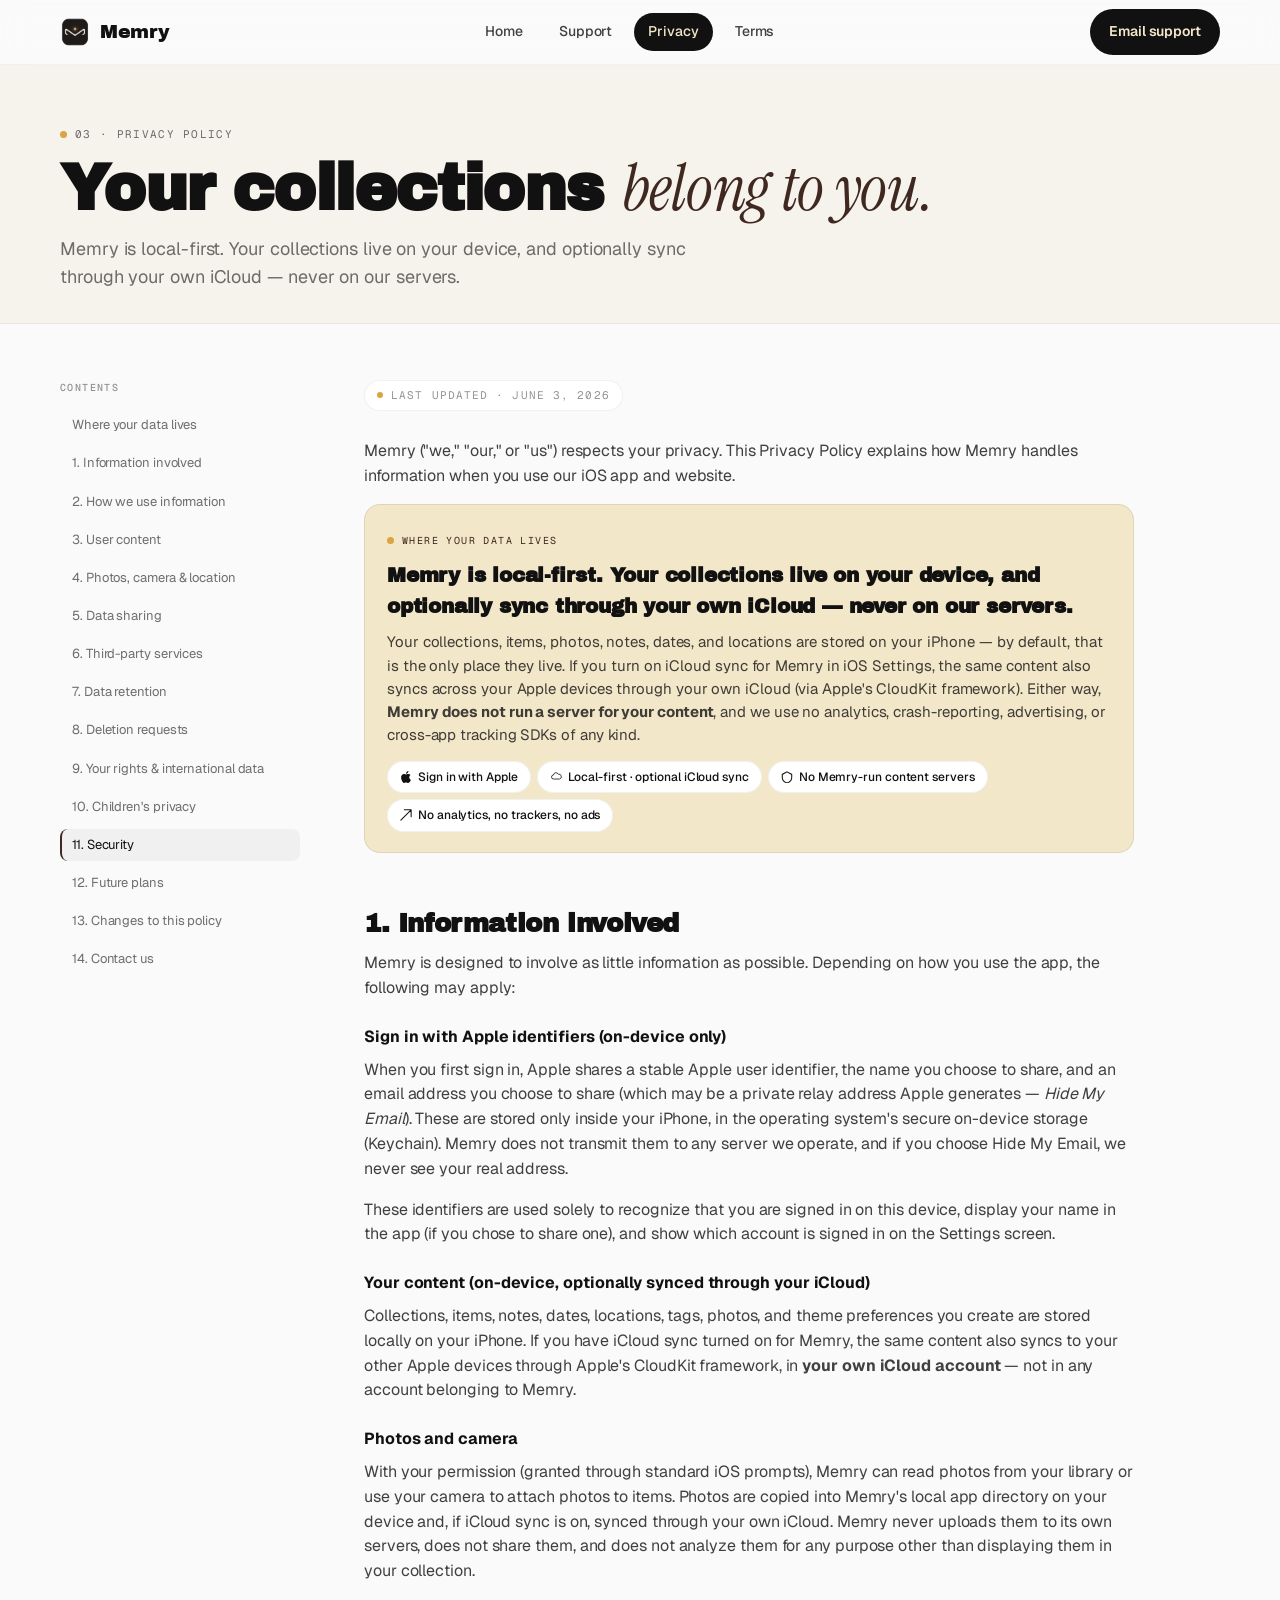
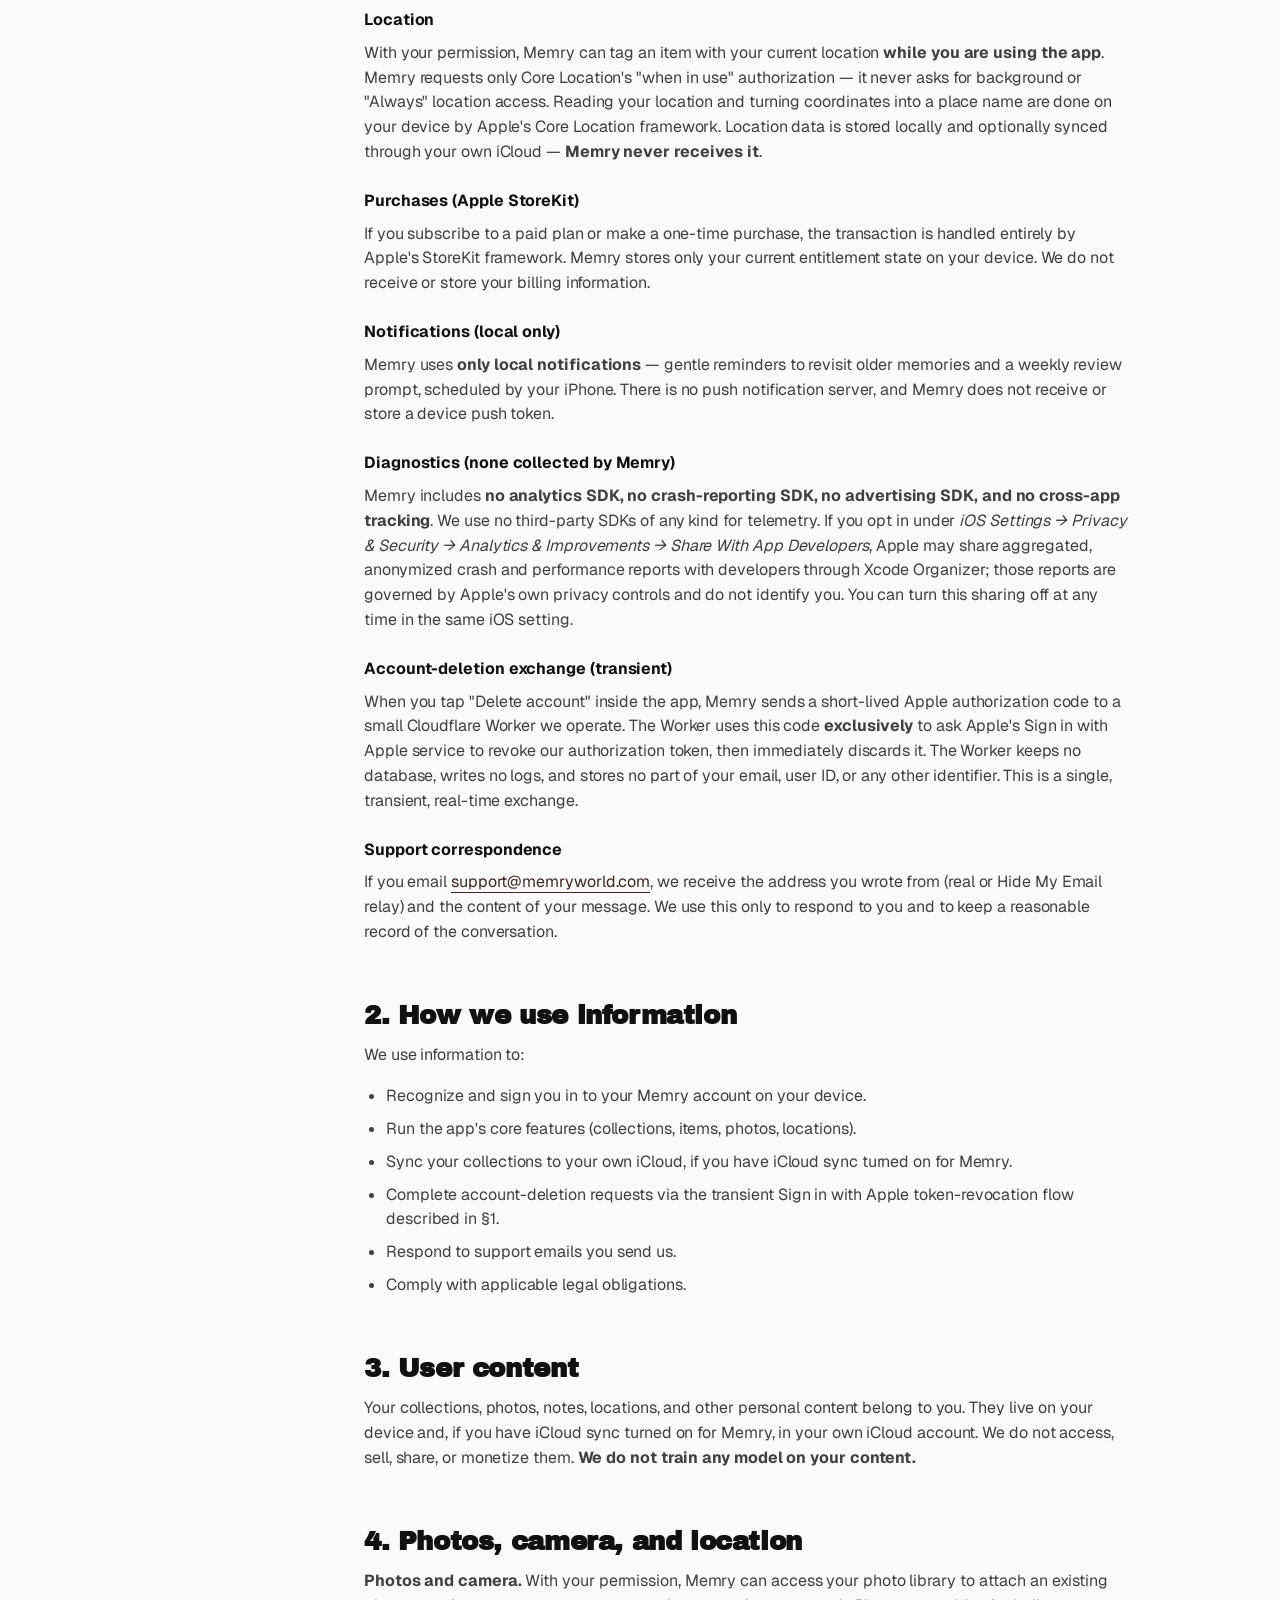
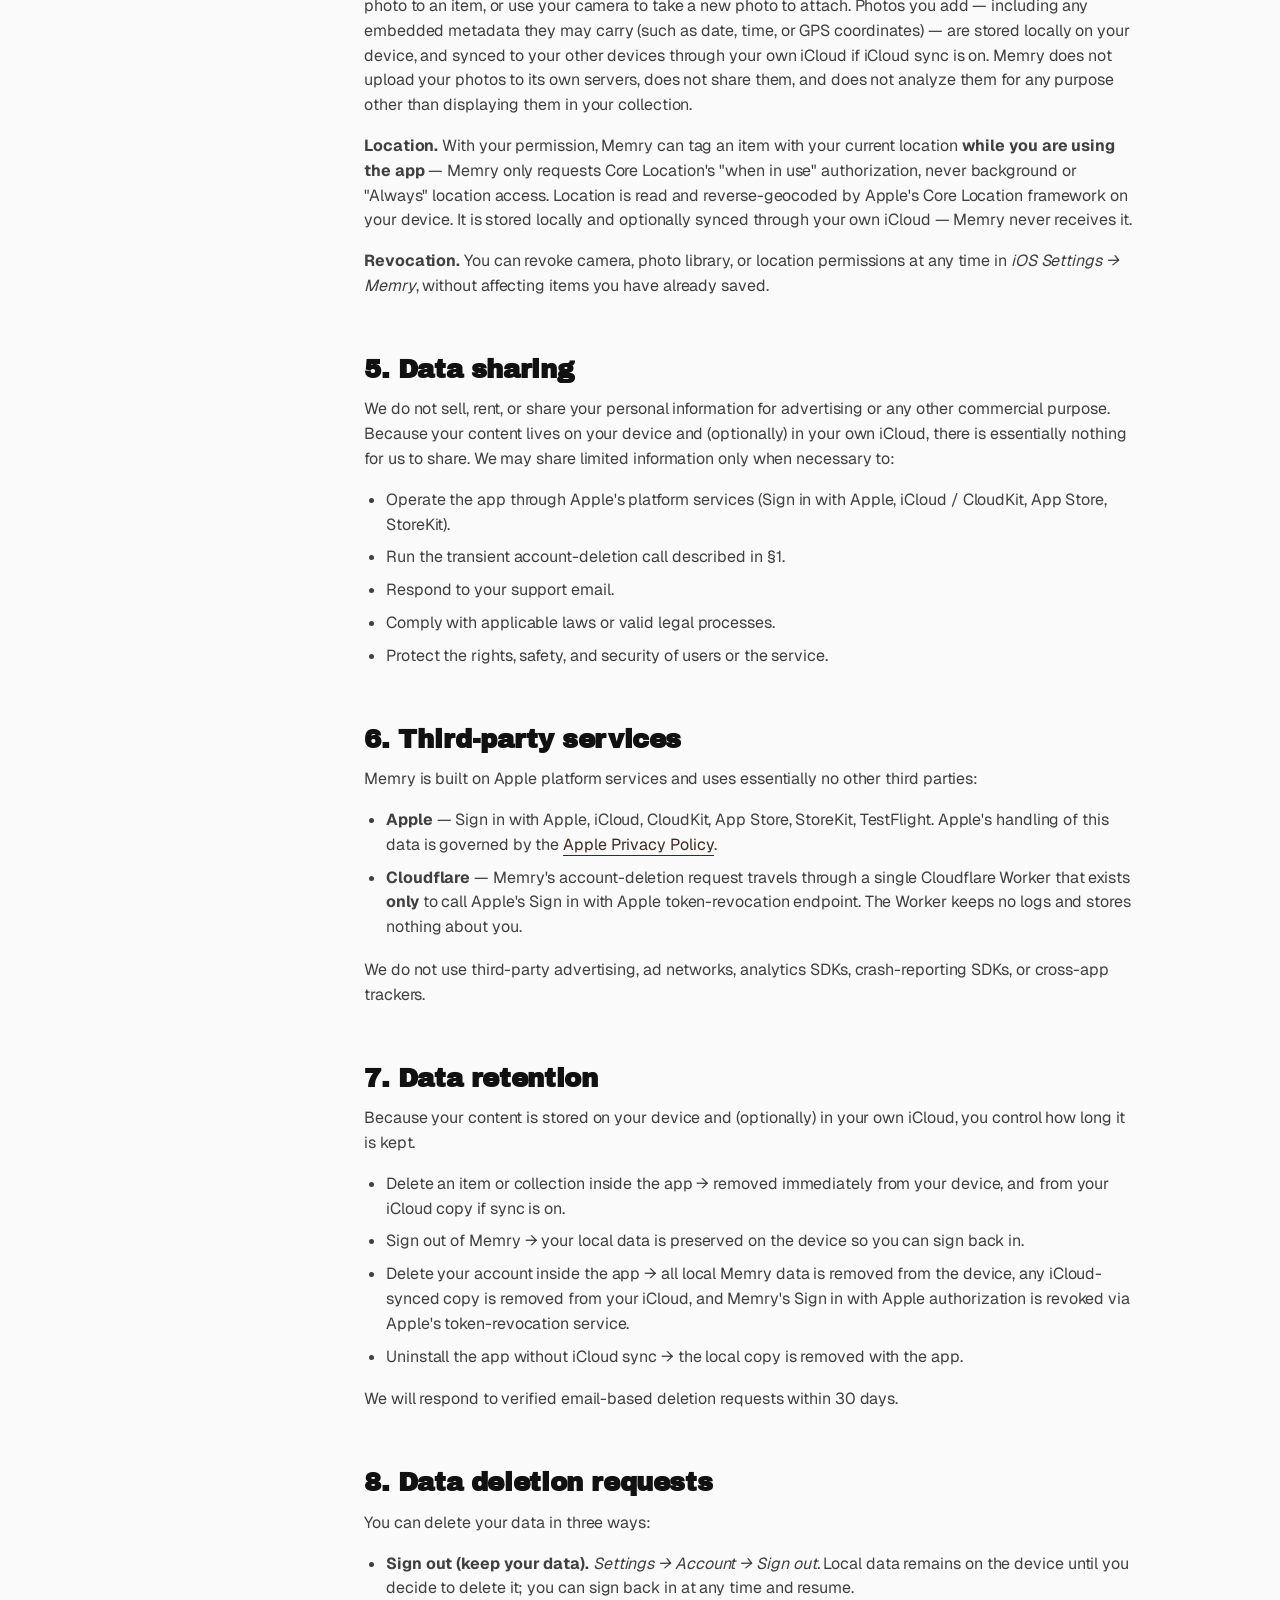
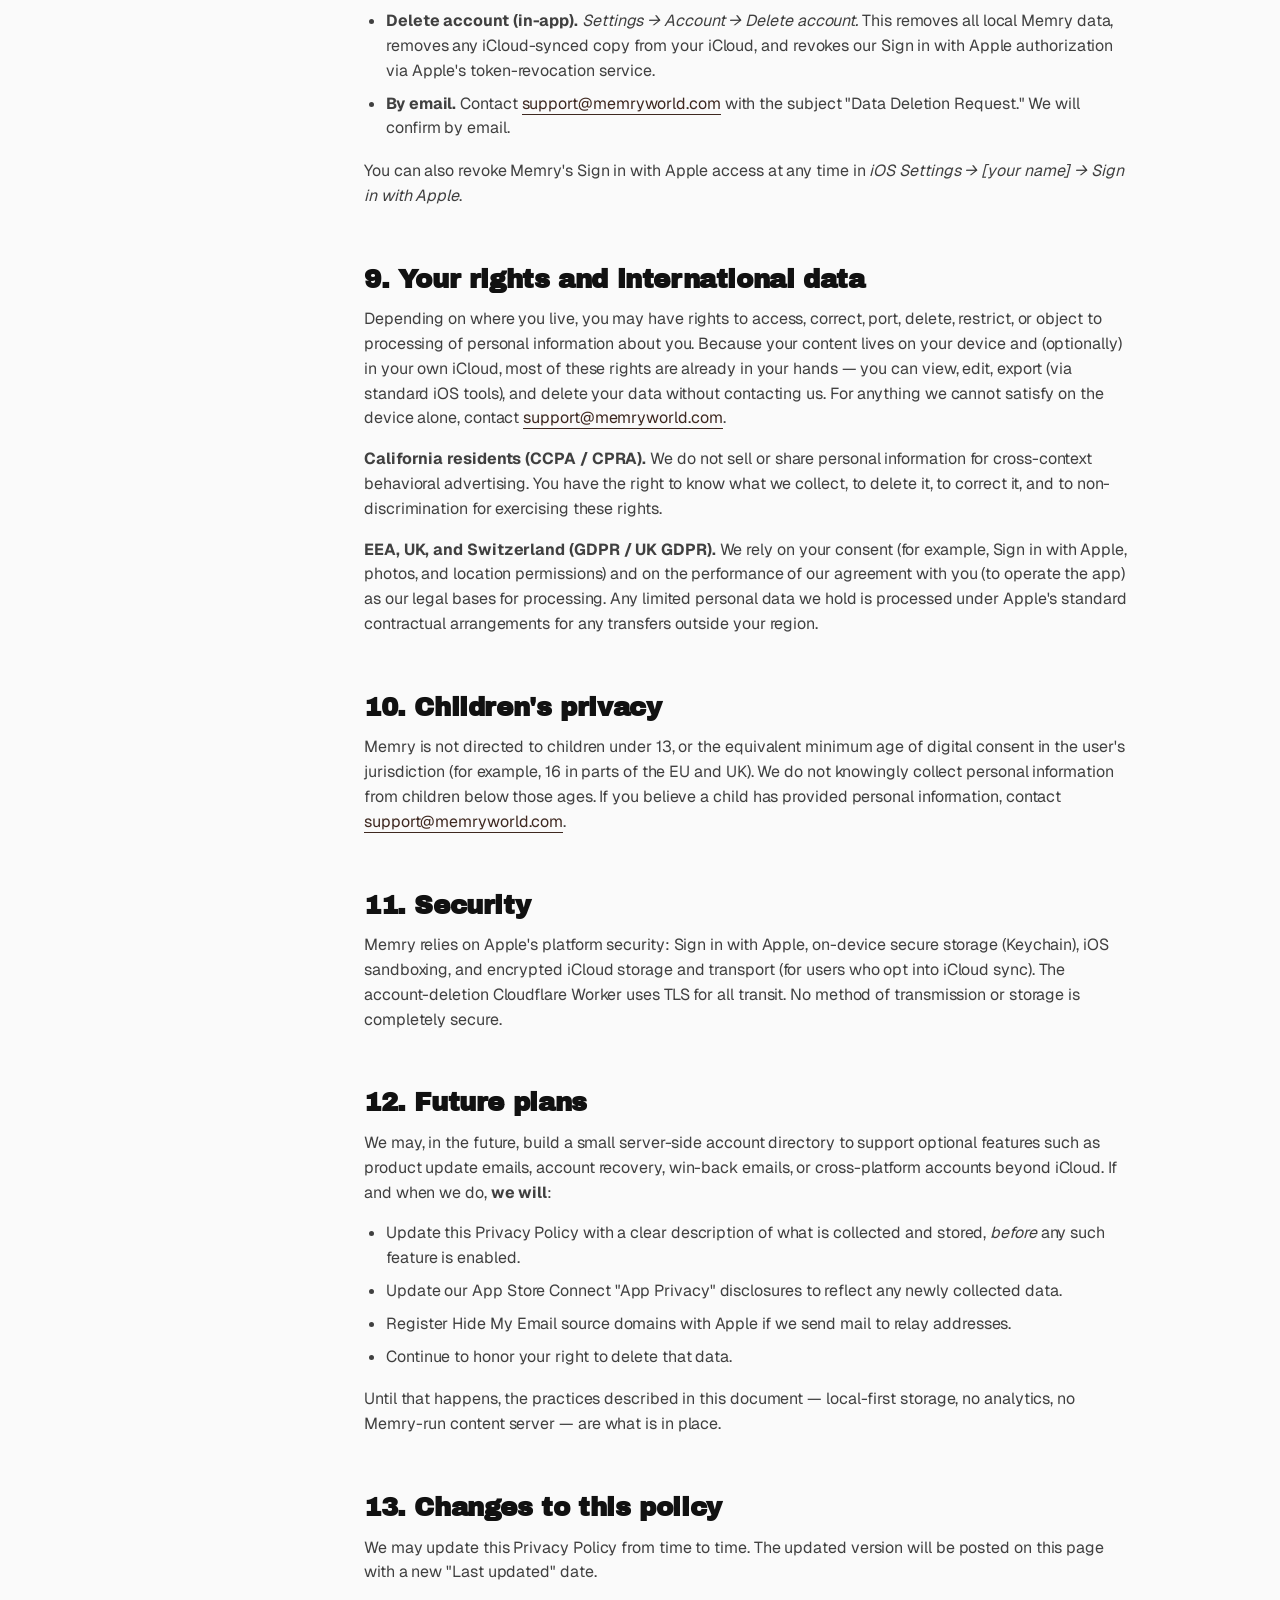
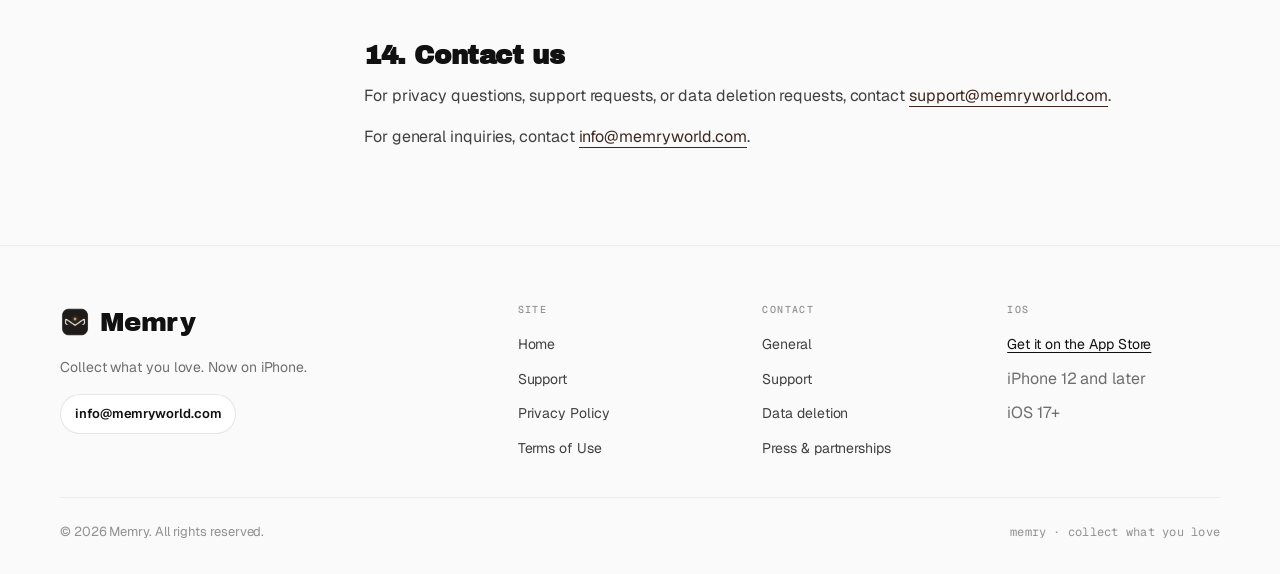
<file: privacy.html>
<!doctype html>
<html lang="en">
<head>
  <meta charset="utf-8"/>
  <meta name="viewport" content="width=device-width, initial-scale=1, viewport-fit=cover"/>
  <meta name="theme-color" content="#F6F2EC"/>
  <meta name="apple-itunes-app" content="app-id=6775122126"/>
  <title>Privacy Policy · Memry</title>
  <meta name="description" content="How Memry handles your information. Memry is local-first, uses Sign in with Apple, and optionally syncs through your own iCloud — never on our servers."/>

  <link rel="preconnect" href="https://fonts.googleapis.com"/>
  <link rel="preconnect" href="https://fonts.gstatic.com" crossorigin/>
  <link href="https://fonts.googleapis.com/css2?family=Geist:wght@400;500;600;700&family=Geist+Mono:wght@400;500&family=Archivo+Black&family=Instrument+Serif:ital@0;1&display=swap" rel="stylesheet"/>
  <link rel="stylesheet" href="assets/site.css"/>
  <link rel="icon" type="image/png" href="/assets/icon.png"/>
  <link rel="apple-touch-icon" href="/assets/icon.png"/>
  <style>
    /* small page-local accents for the highlight panel */
    .highlight-card {
      background: var(--cream);
      border: 1px solid rgba(62,40,32,0.10);
      border-radius: var(--radius);
      padding: 22px 22px 20px;
      margin: 0 0 32px;
      position: relative;
    }
    .highlight-card .hc-eyebrow {
      font-family: 'Geist Mono', monospace; font-size: 10px; letter-spacing: 0.14em;
      text-transform: uppercase; color: var(--cocoa); display: inline-flex; align-items: center; gap: 8px;
    }
    .highlight-card .hc-dot { width: 7px; height: 7px; border-radius: 4px; background: var(--mustard); }
    .highlight-card h3 {
      font-family: 'Archivo Black', sans-serif; font-size: 20px; letter-spacing: -0.01em;
      margin: 8px 0 8px;
    }
    .highlight-card p { margin: 0; color: var(--ink80); font-size: 15px; }
    .highlight-card .hc-pills { display: flex; flex-wrap: wrap; gap: 6px; margin-top: 14px; }
    .highlight-card .hc-pill {
      display: inline-flex; align-items: center; gap: 6px;
      background: var(--white); border: 1px solid var(--hair); border-radius: 999px;
      padding: 6px 12px; font-size: 12px; font-weight: 500;
    }
    .highlight-card .hc-pill svg { display: block; }
  </style>
</head>
<body>

<header class="site-header">
  <div class="bar">
    <a href="/" class="brand" aria-label="Memry home">
      <img class="logo-mark" src="/assets/icon.png" alt="" width="30" height="30"/>
      <span class="wordmark">Memry</span>
    </a>
    <nav class="nav nav-desktop" aria-label="Primary">
      <a href="/">Home</a>
      <a href="/support">Support</a>
      <a href="/privacy" class="is-active">Privacy</a>
      <a href="/terms">Terms</a>
    </nav>
    <div class="nav-desktop">
      <a class="btn btn-primary" href="mailto:support@memryworld.com">Email support</a>
    </div>
    <button class="menu-btn" data-nav-open aria-label="Open menu">
      <svg viewBox="0 0 18 18" fill="none"><path d="M2 5h14M2 9h14M2 13h14" stroke="currentColor" stroke-width="1.6" stroke-linecap="round"/></svg>
    </button>
  </div>
</header>

<div class="nav-sheet" data-nav-sheet>
  <div class="panel">
    <div style="display:flex;align-items:center;justify-content:space-between;margin-bottom:8px;">
      <div class="brand"><img class="logo-mark" src="/assets/icon.png" alt="" width="30" height="30"/><span class="wordmark">Memry</span></div>
      <button class="menu-btn" data-nav-close aria-label="Close menu">
        <svg viewBox="0 0 18 18" fill="none"><path d="M4 4l10 10M14 4L4 14" stroke="currentColor" stroke-width="1.6" stroke-linecap="round"/></svg>
      </button>
    </div>
    <a href="/">Home</a>
    <a href="/support">Support</a>
    <a href="/privacy">Privacy</a>
    <a href="/terms">Terms</a>
  </div>
</div>

<section class="doc-hero">
  <div class="wrap">
    <div class="eyebrow"><span style="width:7px;height:7px;border-radius:4px;background:var(--mustard);"></span> 03 · Privacy Policy</div>
    <h1>Your collections <span class="serif">belong to you.</span></h1>
    <p>Memry is local-first. Your collections live on your device, and optionally sync through your own iCloud — never on our servers.</p>
  </div>
</section>

<section class="doc">
  <div class="wrap">
    <div class="doc-grid">

      <aside class="doc-toc">
        <h4>Contents</h4>
        <ul>
          <li><a href="#where">Where your data lives</a></li>
          <li><a href="#information">1. Information involved</a></li>
          <li><a href="#use">2. How we use information</a></li>
          <li><a href="#content">3. User content</a></li>
          <li><a href="#photos">4. Photos, camera &amp; location</a></li>
          <li><a href="#sharing">5. Data sharing</a></li>
          <li><a href="#third-party">6. Third-party services</a></li>
          <li><a href="#retention">7. Data retention</a></li>
          <li><a href="#deletion">8. Deletion requests</a></li>
          <li><a href="#rights">9. Your rights &amp; international data</a></li>
          <li><a href="#children">10. Children's privacy</a></li>
          <li><a href="#security">11. Security</a></li>
          <li><a href="#future">12. Future plans</a></li>
          <li><a href="#changes">13. Changes to this policy</a></li>
          <li><a href="#contact">14. Contact us</a></li>
        </ul>
      </aside>

      <div class="doc-body">

        <div class="updated">
          <span style="width:6px;height:6px;border-radius:3px;background:var(--mustard);"></span>
          Last updated · June 3, 2026
        </div>

        <p>Memry ("we," "our," or "us") respects your privacy. This Privacy Policy explains how Memry handles information when you use our iOS app and website.</p>

        <!-- Highlight summary -->
        <div class="highlight-card" id="where">
          <span class="hc-eyebrow"><span class="hc-dot"></span> Where your data lives</span>
          <h3>Memry is local-first. Your collections live on your device, and optionally sync through your own iCloud — never on our servers.</h3>
          <p>Your collections, items, photos, notes, dates, and locations are stored on your iPhone — by default, that is the only place they live. If you turn on iCloud sync for Memry in iOS Settings, the same content also syncs across your Apple devices through your own iCloud (via Apple's CloudKit framework). Either way, <strong>Memry does not run a server for your content</strong>, and we use no analytics, crash-reporting, advertising, or cross-app tracking SDKs of any kind.</p>
          <div class="hc-pills">
            <span class="hc-pill"><svg width="12" height="12" viewBox="0 0 16 16" fill="currentColor" aria-hidden="true"><path d="M11.182.008C11.148-.03 9.923.023 8.857 1.18c-1.066 1.156-.902 2.482-.878 2.516.024.034 1.52.087 2.475-1.258.955-1.345.762-2.391.728-2.43Zm3.314 11.733c-.048-.096-2.325-1.234-2.113-3.422.212-2.189 1.675-2.789 1.698-2.854.023-.065-.597-.79-1.254-1.157a3.692 3.692 0 0 0-1.563-.434c-.108-.003-.483-.095-1.254.116-.508.139-1.653.589-1.968.607-.316.018-1.256-.522-2.267-.665-.647-.125-1.333.131-1.824.328-.49.196-1.422.754-2.074 2.237-.652 1.482-.311 3.83-.067 4.56.244.729.625 1.924 1.273 2.796.576.984 1.34 1.667 1.659 1.899.319.232 1.219.386 1.843.067.502-.308 1.408-.485 1.766-.472.357.013 1.061.154 1.782.539.571.197 1.111.115 1.652-.105.541-.221 1.324-1.059 2.238-2.758.347-.79.505-1.217.473-1.282Z"/></svg> Sign in with Apple</span>
            <span class="hc-pill"><svg width="12" height="12" viewBox="0 0 24 24" fill="none"><path d="M7 16a4 4 0 010-8 5 5 0 019.6-1.5A4 4 0 0119 16H7z" stroke="currentColor" stroke-width="1.6"/></svg> Local-first · optional iCloud sync</span>
            <span class="hc-pill"><svg width="12" height="12" viewBox="0 0 14 14" fill="none"><path d="M7 1l5.5 3v3.5c0 3.3-2.4 5.5-5.5 6.5C3.9 13 1.5 10.8 1.5 7.5V4L7 1z" stroke="currentColor" stroke-width="1.2"/></svg> No Memry-run content servers</span>
            <span class="hc-pill"><svg width="12" height="12" viewBox="0 0 14 14" fill="none"><path d="M1 13L13 1M5 1h8v8" stroke="currentColor" stroke-width="1.2" stroke-linecap="round" stroke-linejoin="round"/></svg> No analytics, no trackers, no ads</span>
          </div>
        </div>

        <h2 id="information">1. Information involved</h2>
        <p>Memry is designed to involve as little information as possible. Depending on how you use the app, the following may apply:</p>

        <h3>Sign in with Apple identifiers (on-device only)</h3>
        <p>When you first sign in, Apple shares a stable Apple user identifier, the name you choose to share, and an email address you choose to share (which may be a private relay address Apple generates — <em>Hide My Email</em>). These are stored only inside your iPhone, in the operating system's secure on-device storage (Keychain). Memry does not transmit them to any server we operate, and if you choose Hide My Email, we never see your real address.</p>
        <p>These identifiers are used solely to recognize that you are signed in on this device, display your name in the app (if you chose to share one), and show which account is signed in on the Settings screen.</p>

        <h3>Your content (on-device, optionally synced through your iCloud)</h3>
        <p>Collections, items, notes, dates, locations, tags, photos, and theme preferences you create are stored locally on your iPhone. If you have iCloud sync turned on for Memry, the same content also syncs to your other Apple devices through Apple's CloudKit framework, in <strong>your own iCloud account</strong> — not in any account belonging to Memry.</p>

        <h3>Photos and camera</h3>
        <p>With your permission (granted through standard iOS prompts), Memry can read photos from your library or use your camera to attach photos to items. Photos are copied into Memry's local app directory on your device and, if iCloud sync is on, synced through your own iCloud. Memry never uploads them to its own servers, does not share them, and does not analyze them for any purpose other than displaying them in your collection.</p>

        <h3>Location</h3>
        <p>With your permission, Memry can tag an item with your current location <strong>while you are using the app</strong>. Memry requests only Core Location's "when in use" authorization — it never asks for background or "Always" location access. Reading your location and turning coordinates into a place name are done on your device by Apple's Core Location framework. Location data is stored locally and optionally synced through your own iCloud — <strong>Memry never receives it</strong>.</p>

        <h3>Purchases (Apple StoreKit)</h3>
        <p>If you subscribe to a paid plan or make a one-time purchase, the transaction is handled entirely by Apple's StoreKit framework. Memry stores only your current entitlement state on your device. We do not receive or store your billing information.</p>

        <h3>Notifications (local only)</h3>
        <p>Memry uses <strong>only local notifications</strong> — gentle reminders to revisit older memories and a weekly review prompt, scheduled by your iPhone. There is no push notification server, and Memry does not receive or store a device push token.</p>

        <h3>Diagnostics (none collected by Memry)</h3>
        <p>Memry includes <strong>no analytics SDK, no crash-reporting SDK, no advertising SDK, and no cross-app tracking</strong>. We use no third-party SDKs of any kind for telemetry. If you opt in under <em>iOS Settings → Privacy &amp; Security → Analytics &amp; Improvements → Share With App Developers</em>, Apple may share aggregated, anonymized crash and performance reports with developers through Xcode Organizer; those reports are governed by Apple's own privacy controls and do not identify you. You can turn this sharing off at any time in the same iOS setting.</p>

        <h3>Account-deletion exchange (transient)</h3>
        <p>When you tap "Delete account" inside the app, Memry sends a short-lived Apple authorization code to a small Cloudflare Worker we operate. The Worker uses this code <strong>exclusively</strong> to ask Apple's Sign in with Apple service to revoke our authorization token, then immediately discards it. The Worker keeps no database, writes no logs, and stores no part of your email, user ID, or any other identifier. This is a single, transient, real-time exchange.</p>

        <h3>Support correspondence</h3>
        <p>If you email <a class="link" href="mailto:support@memryworld.com">support@memryworld.com</a>, we receive the address you wrote from (real or Hide My Email relay) and the content of your message. We use this only to respond to you and to keep a reasonable record of the conversation.</p>

        <h2 id="use">2. How we use information</h2>
        <p>We use information to:</p>
        <ul>
          <li>Recognize and sign you in to your Memry account on your device.</li>
          <li>Run the app's core features (collections, items, photos, locations).</li>
          <li>Sync your collections to your own iCloud, if you have iCloud sync turned on for Memry.</li>
          <li>Complete account-deletion requests via the transient Sign in with Apple token-revocation flow described in §1.</li>
          <li>Respond to support emails you send us.</li>
          <li>Comply with applicable legal obligations.</li>
        </ul>

        <h2 id="content">3. User content</h2>
        <p>Your collections, photos, notes, locations, and other personal content belong to you. They live on your device and, if you have iCloud sync turned on for Memry, in your own iCloud account. We do not access, sell, share, or monetize them. <strong>We do not train any model on your content.</strong></p>

        <h2 id="photos">4. Photos, camera, and location</h2>
        <p><strong>Photos and camera.</strong> With your permission, Memry can access your photo library to attach an existing photo to an item, or use your camera to take a new photo to attach. Photos you add — including any embedded metadata they may carry (such as date, time, or GPS coordinates) — are stored locally on your device, and synced to your other devices through your own iCloud if iCloud sync is on. Memry does not upload your photos to its own servers, does not share them, and does not analyze them for any purpose other than displaying them in your collection.</p>
        <p><strong>Location.</strong> With your permission, Memry can tag an item with your current location <strong>while you are using the app</strong> — Memry only requests Core Location's "when in use" authorization, never background or "Always" location access. Location is read and reverse-geocoded by Apple's Core Location framework on your device. It is stored locally and optionally synced through your own iCloud — Memry never receives it.</p>
        <p><strong>Revocation.</strong> You can revoke camera, photo library, or location permissions at any time in <em>iOS Settings → Memry</em>, without affecting items you have already saved.</p>

        <h2 id="sharing">5. Data sharing</h2>
        <p>We do not sell, rent, or share your personal information for advertising or any other commercial purpose. Because your content lives on your device and (optionally) in your own iCloud, there is essentially nothing for us to share. We may share limited information only when necessary to:</p>
        <ul>
          <li>Operate the app through Apple's platform services (Sign in with Apple, iCloud / CloudKit, App Store, StoreKit).</li>
          <li>Run the transient account-deletion call described in §1.</li>
          <li>Respond to your support email.</li>
          <li>Comply with applicable laws or valid legal processes.</li>
          <li>Protect the rights, safety, and security of users or the service.</li>
        </ul>

        <h2 id="third-party">6. Third-party services</h2>
        <p>Memry is built on Apple platform services and uses essentially no other third parties:</p>
        <ul>
          <li><strong>Apple</strong> — Sign in with Apple, iCloud, CloudKit, App Store, StoreKit, TestFlight. Apple's handling of this data is governed by the <a class="link" href="https://www.apple.com/legal/privacy/" target="_blank" rel="noopener">Apple Privacy Policy</a>.</li>
          <li><strong>Cloudflare</strong> — Memry's account-deletion request travels through a single Cloudflare Worker that exists <strong>only</strong> to call Apple's Sign in with Apple token-revocation endpoint. The Worker keeps no logs and stores nothing about you.</li>
        </ul>
        <p>We do not use third-party advertising, ad networks, analytics SDKs, crash-reporting SDKs, or cross-app trackers.</p>

        <h2 id="retention">7. Data retention</h2>
        <p>Because your content is stored on your device and (optionally) in your own iCloud, you control how long it is kept.</p>
        <ul>
          <li>Delete an item or collection inside the app → removed immediately from your device, and from your iCloud copy if sync is on.</li>
          <li>Sign out of Memry → your local data is preserved on the device so you can sign back in.</li>
          <li>Delete your account inside the app → all local Memry data is removed from the device, any iCloud-synced copy is removed from your iCloud, and Memry's Sign in with Apple authorization is revoked via Apple's token-revocation service.</li>
          <li>Uninstall the app without iCloud sync → the local copy is removed with the app.</li>
        </ul>
        <p>We will respond to verified email-based deletion requests within 30 days.</p>

        <h2 id="deletion">8. Data deletion requests</h2>
        <p>You can delete your data in three ways:</p>
        <ul>
          <li><strong>Sign out (keep your data).</strong> <em>Settings → Account → Sign out.</em> Local data remains on the device until you decide to delete it; you can sign back in at any time and resume.</li>
          <li><strong>Delete account (in-app).</strong> <em>Settings → Account → Delete account.</em> This removes all local Memry data, removes any iCloud-synced copy from your iCloud, and revokes our Sign in with Apple authorization via Apple's token-revocation service.</li>
          <li><strong>By email.</strong> Contact <a class="link" href="mailto:support@memryworld.com?subject=Data%20Deletion%20Request">support@memryworld.com</a> with the subject "Data Deletion Request." We will confirm by email.</li>
        </ul>
        <p>You can also revoke Memry's Sign in with Apple access at any time in <em>iOS Settings → [your name] → Sign in with Apple</em>.</p>

        <h2 id="rights">9. Your rights and international data</h2>
        <p>Depending on where you live, you may have rights to access, correct, port, delete, restrict, or object to processing of personal information about you. Because your content lives on your device and (optionally) in your own iCloud, most of these rights are already in your hands — you can view, edit, export (via standard iOS tools), and delete your data without contacting us. For anything we cannot satisfy on the device alone, contact <a class="link" href="mailto:support@memryworld.com">support@memryworld.com</a>.</p>
        <p><strong>California residents (CCPA / CPRA).</strong> We do not sell or share personal information for cross-context behavioral advertising. You have the right to know what we collect, to delete it, to correct it, and to non-discrimination for exercising these rights.</p>
        <p><strong>EEA, UK, and Switzerland (GDPR / UK GDPR).</strong> We rely on your consent (for example, Sign in with Apple, photos, and location permissions) and on the performance of our agreement with you (to operate the app) as our legal bases for processing. Any limited personal data we hold is processed under Apple's standard contractual arrangements for any transfers outside your region.</p>

        <h2 id="children">10. Children's privacy</h2>
        <p>Memry is not directed to children under 13, or the equivalent minimum age of digital consent in the user's jurisdiction (for example, 16 in parts of the EU and UK). We do not knowingly collect personal information from children below those ages. If you believe a child has provided personal information, contact <a class="link" href="mailto:support@memryworld.com">support@memryworld.com</a>.</p>

        <h2 id="security">11. Security</h2>
        <p>Memry relies on Apple's platform security: Sign in with Apple, on-device secure storage (Keychain), iOS sandboxing, and encrypted iCloud storage and transport (for users who opt into iCloud sync). The account-deletion Cloudflare Worker uses TLS for all transit. No method of transmission or storage is completely secure.</p>

        <h2 id="future">12. Future plans</h2>
        <p>We may, in the future, build a small server-side account directory to support optional features such as product update emails, account recovery, win-back emails, or cross-platform accounts beyond iCloud. If and when we do, <strong>we will</strong>:</p>
        <ul>
          <li>Update this Privacy Policy with a clear description of what is collected and stored, <em>before</em> any such feature is enabled.</li>
          <li>Update our App Store Connect "App Privacy" disclosures to reflect any newly collected data.</li>
          <li>Register Hide My Email source domains with Apple if we send mail to relay addresses.</li>
          <li>Continue to honor your right to delete that data.</li>
        </ul>
        <p>Until that happens, the practices described in this document — local-first storage, no analytics, no Memry-run content server — are what is in place.</p>

        <h2 id="changes">13. Changes to this policy</h2>
        <p>We may update this Privacy Policy from time to time. The updated version will be posted on this page with a new "Last updated" date.</p>

        <h2 id="contact">14. Contact us</h2>
        <p>For privacy questions, support requests, or data deletion requests, contact <a class="link" href="mailto:support@memryworld.com">support@memryworld.com</a>.</p>
        <p>For general inquiries, contact <a class="link" href="mailto:info@memryworld.com">info@memryworld.com</a>.</p>

      </div>
    </div>
  </div>
</section>

<footer class="site-footer">
  <div class="wrap">
    <div class="grid">
      <div class="brand-blk">
        <div class="brand" style="margin-bottom:14px;"><img class="logo-mark" src="/assets/icon.png" alt="" width="30" height="30"/><span class="word">Memry</span></div>
        <p>Collect what you love. Now on iPhone.</p>
        <a class="btn btn-soft" href="mailto:info@memryworld.com" style="font-size:13px;padding:9px 14px;">info@memryworld.com</a>
      </div>
      <div>
        <h4>Site</h4>
        <ul><li><a href="/">Home</a></li><li><a href="/support">Support</a></li><li><a href="/privacy">Privacy Policy</a></li><li><a href="/terms">Terms of Use</a></li></ul>
      </div>
      <div>
        <h4>Contact</h4>
        <ul><li><a href="mailto:info@memryworld.com">General</a></li><li><a href="mailto:support@memryworld.com">Support</a></li><li><a href="mailto:support@memryworld.com?subject=Data%20Deletion%20Request">Data deletion</a></li><li><a href="mailto:info@memryworld.com?subject=Press">Press &amp; partnerships</a></li></ul>
      </div>
      <div>
        <h4>iOS</h4>
        <ul><li><a href="https://apps.apple.com/us/app/memry-collect-your-world/id6775122126" target="_blank" rel="noopener" class="muted" style="color:var(--ink);text-decoration:underline;text-underline-offset:3px;">Get it on the App Store</a></li><li><span class="muted">iPhone 12 and later</span></li><li><span class="muted">iOS 17+</span></li></ul>
      </div>
    </div>
    <div class="legal"><div>© 2026 Memry. All rights reserved.</div><div class="mono">memry · collect what you love</div></div>
  </div>
</footer>

<script src="assets/site.js"></script>
</body>
</html>
</file>
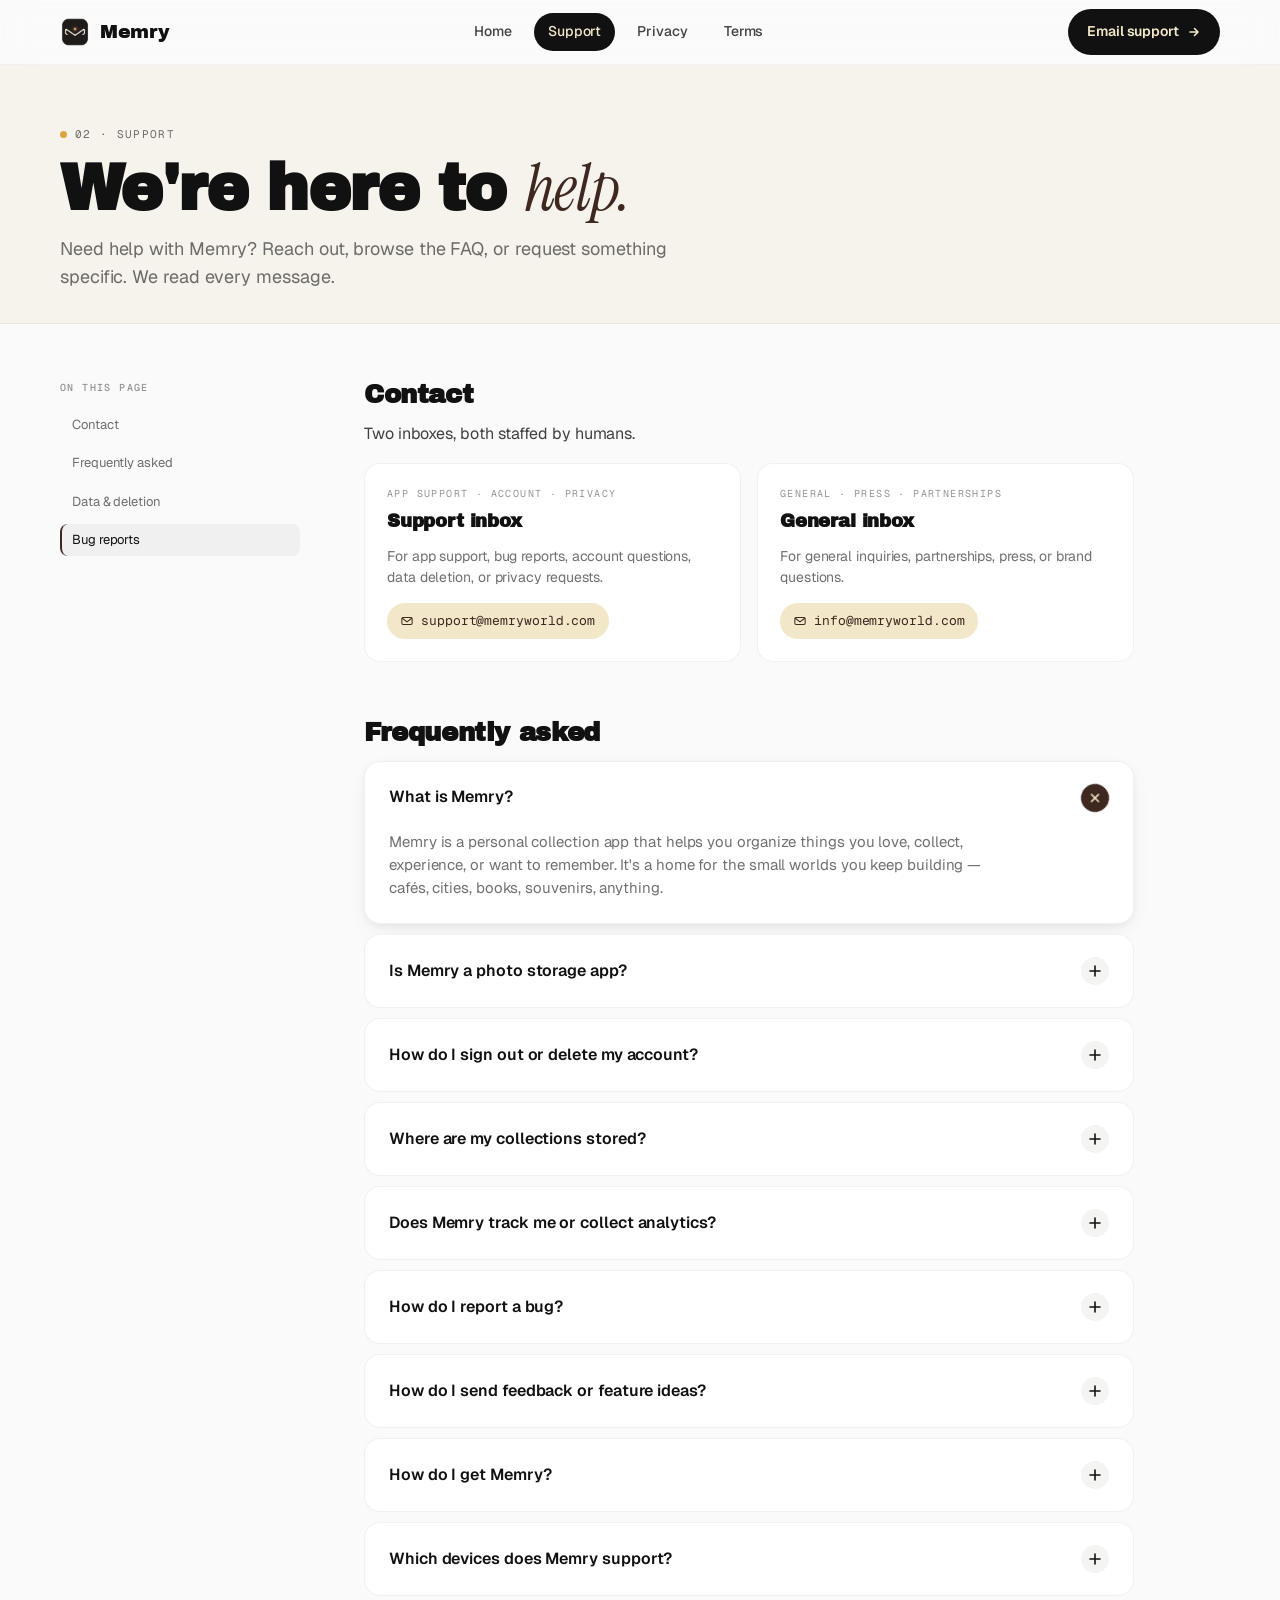
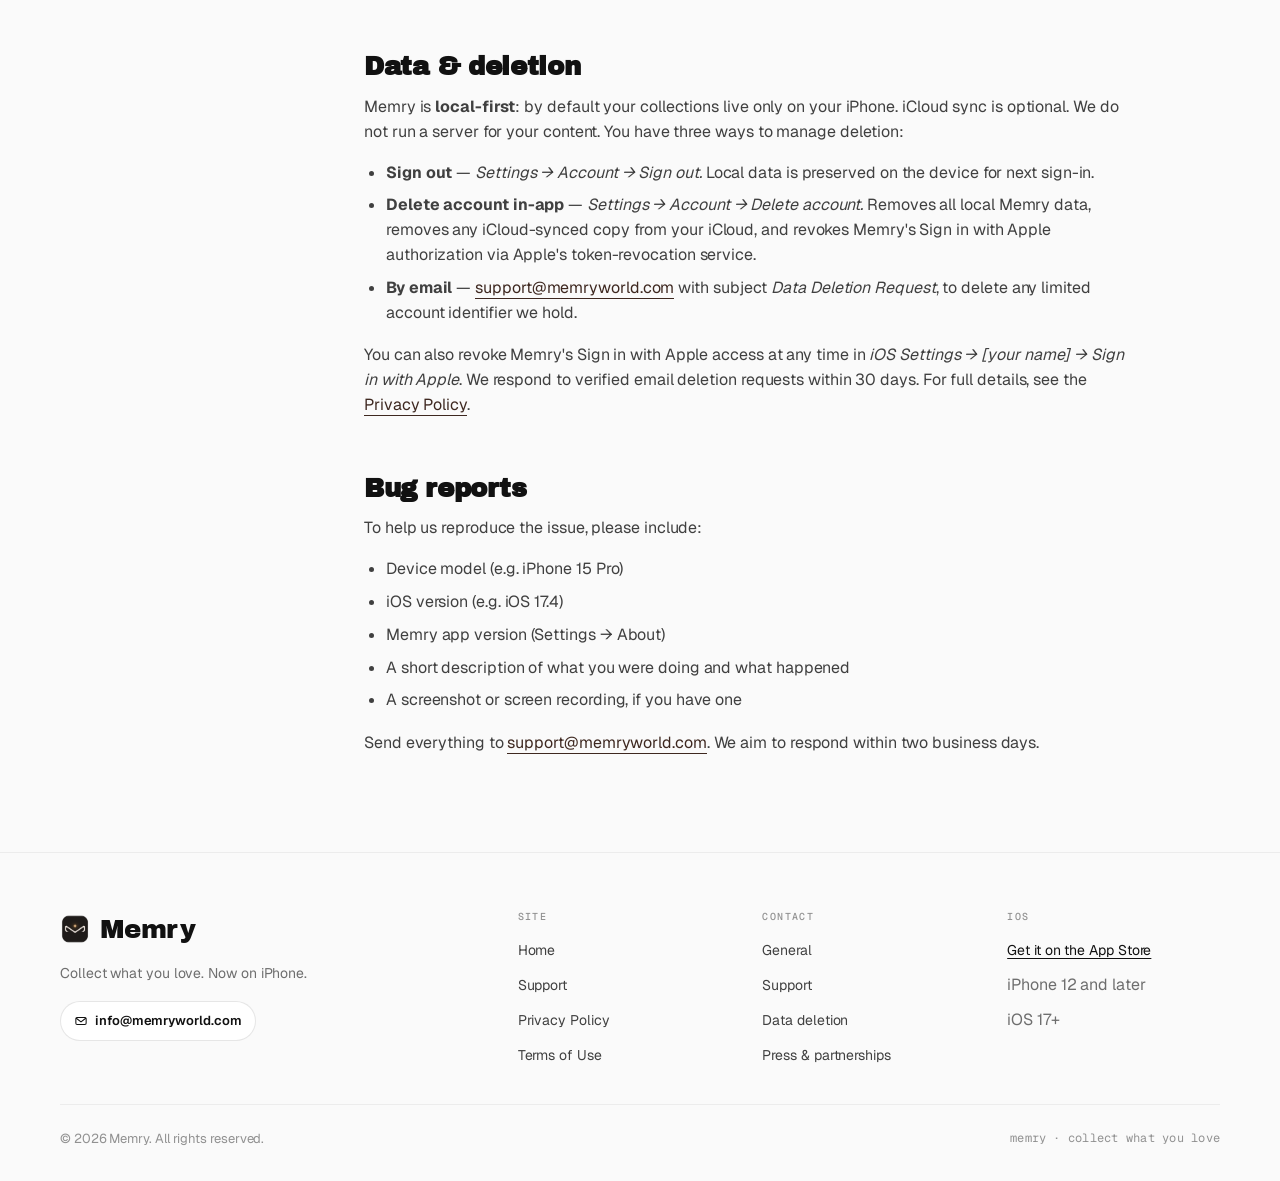
<file: support.html>
<!doctype html>
<html lang="en">
<head>
  <meta charset="utf-8"/>
  <meta name="viewport" content="width=device-width, initial-scale=1, viewport-fit=cover"/>
  <meta name="theme-color" content="#F6F2EC"/>
  <meta name="apple-itunes-app" content="app-id=6775122126"/>
  <title>Support · Memry</title>
  <meta name="description" content="Get help with Memry. Contact support, browse the FAQ, request data deletion, or report a bug."/>

  <link rel="preconnect" href="https://fonts.googleapis.com"/>
  <link rel="preconnect" href="https://fonts.gstatic.com" crossorigin/>
  <link href="https://fonts.googleapis.com/css2?family=Geist:wght@400;500;600;700&family=Geist+Mono:wght@400;500&family=Archivo+Black&family=Instrument+Serif:ital@0;1&display=swap" rel="stylesheet"/>
  <link rel="stylesheet" href="assets/site.css"/>
  <link rel="icon" type="image/png" href="/assets/icon.png"/>
  <link rel="apple-touch-icon" href="/assets/icon.png"/>
</head>
<body>

<header class="site-header">
  <div class="bar">
    <a href="/" class="brand" aria-label="Memry home">
      <img class="logo-mark" src="/assets/icon.png" alt="" width="30" height="30"/>
      <span class="wordmark">Memry</span>
    </a>
    <nav class="nav nav-desktop" aria-label="Primary">
      <a href="/">Home</a>
      <a href="/support" class="is-active">Support</a>
      <a href="/privacy">Privacy</a>
      <a href="/terms">Terms</a>
    </nav>
    <div class="nav-desktop">
      <a class="btn btn-primary" href="mailto:support@memryworld.com">Email support
        <svg width="14" height="14" viewBox="0 0 14 14" fill="none"><path d="M3 7h8M7.5 3.5L11 7l-3.5 3.5" stroke="currentColor" stroke-width="1.6" stroke-linecap="round" stroke-linejoin="round"/></svg>
      </a>
    </div>
    <button class="menu-btn" data-nav-open aria-label="Open menu">
      <svg viewBox="0 0 18 18" fill="none"><path d="M2 5h14M2 9h14M2 13h14" stroke="currentColor" stroke-width="1.6" stroke-linecap="round"/></svg>
    </button>
  </div>
</header>

<div class="nav-sheet" data-nav-sheet>
  <div class="panel">
    <div style="display:flex;align-items:center;justify-content:space-between;margin-bottom:8px;">
      <div class="brand"><img class="logo-mark" src="/assets/icon.png" alt="" width="30" height="30"/><span class="wordmark">Memry</span></div>
      <button class="menu-btn" data-nav-close aria-label="Close menu">
        <svg viewBox="0 0 18 18" fill="none"><path d="M4 4l10 10M14 4L4 14" stroke="currentColor" stroke-width="1.6" stroke-linecap="round"/></svg>
      </button>
    </div>
    <a href="/">Home</a>
    <a href="/support">Support</a>
    <a href="/privacy">Privacy</a>
    <a href="/terms">Terms</a>
    <div class="cta"><a class="btn btn-primary" href="mailto:support@memryworld.com" style="justify-content:center;">Email support</a></div>
  </div>
</div>

<section class="doc-hero">
  <div class="wrap">
    <div class="eyebrow"><span style="width:7px;height:7px;border-radius:4px;background:var(--mustard);"></span> 02 · Support</div>
    <h1>We're here to <span class="serif">help.</span></h1>
    <p>Need help with Memry? Reach out, browse the FAQ, or request something specific. We read every message.</p>
  </div>
</section>

<section class="doc">
  <div class="wrap">
    <div class="doc-grid">

      <aside class="doc-toc">
        <h4>On this page</h4>
        <ul>
          <li><a href="#contact">Contact</a></li>
          <li><a href="#faq">Frequently asked</a></li>
          <li><a href="#deletion">Data &amp; deletion</a></li>
          <li><a href="#bugs">Bug reports</a></li>
        </ul>
      </aside>

      <div class="doc-body">

        <h2 id="contact">Contact</h2>
        <p>Two inboxes, both staffed by humans.</p>
        <div class="contact-row">
          <div class="contact-card">
            <div class="lbl">App support · Account · Privacy</div>
            <h3>Support inbox</h3>
            <p>For app support, bug reports, account questions, data deletion, or privacy requests.</p>
            <a class="email" href="mailto:support@memryworld.com">
              <svg width="12" height="12" viewBox="0 0 14 14" fill="none"><rect x="1" y="3" width="12" height="8" rx="1.5" stroke="currentColor" stroke-width="1.2"/><path d="M1.5 3.8L7 8l5.5-4.2" stroke="currentColor" stroke-width="1.2" stroke-linecap="round"/></svg>
              support@memryworld.com
            </a>
          </div>
          <div class="contact-card">
            <div class="lbl">General · Press · Partnerships</div>
            <h3>General inbox</h3>
            <p>For general inquiries, partnerships, press, or brand questions.</p>
            <a class="email" href="mailto:info@memryworld.com">
              <svg width="12" height="12" viewBox="0 0 14 14" fill="none"><rect x="1" y="3" width="12" height="8" rx="1.5" stroke="currentColor" stroke-width="1.2"/><path d="M1.5 3.8L7 8l5.5-4.2" stroke="currentColor" stroke-width="1.2" stroke-linecap="round"/></svg>
              info@memryworld.com
            </a>
          </div>
        </div>

        <h2 id="faq">Frequently asked</h2>
        <div class="faq">

          <details open>
            <summary>What is Memry? <span class="icon"><svg viewBox="0 0 12 12" fill="none"><path d="M6 1v10M1 6h10" stroke="#111" stroke-width="1.6" stroke-linecap="round"/></svg></span></summary>
            <div class="body">Memry is a personal collection app that helps you organize things you love, collect, experience, or want to remember. It's a home for the small worlds you keep building — cafés, cities, books, souvenirs, anything.</div>
          </details>

          <details>
            <summary>Is Memry a photo storage app? <span class="icon"><svg viewBox="0 0 12 12" fill="none"><path d="M6 1v10M1 6h10" stroke="#111" stroke-width="1.6" stroke-linecap="round"/></svg></span></summary>
            <div class="body">No. Memry is designed around personal collections. Photos can be part of an item, but the focus is organizing memories, places, objects, and experiences beautifully.</div>
          </details>

          <details>
            <summary>How do I sign out or delete my account? <span class="icon"><svg viewBox="0 0 12 12" fill="none"><path d="M6 1v10M1 6h10" stroke="#111" stroke-width="1.6" stroke-linecap="round"/></svg></span></summary>
            <div class="body">You have three options, depending on what you want to keep:
              <ul style="margin:10px 0 0;padding-left:18px;">
                <li><strong>Sign out (keep your data).</strong> <em>Settings → Account → Sign out.</em> Local data stays on the device so you can sign back in later.</li>
                <li><strong>Delete account inside the app.</strong> <em>Settings → Account → Delete account.</em> This removes all local Memry data, removes any iCloud-synced copy from your iCloud, and revokes Memry's Sign in with Apple authorization on your behalf via Apple's token-revocation service.</li>
                <li><strong>By email.</strong> Send "Data Deletion Request" to <a class="link" href="mailto:support@memryworld.com?subject=Data%20Deletion%20Request">support@memryworld.com</a>.</li>
              </ul>
              You can also revoke Memry's Sign in with Apple access at any time in <em>iOS Settings → [your name] → Sign in with Apple</em>.
            </div>
          </details>

          <details>
            <summary>Where are my collections stored? <span class="icon"><svg viewBox="0 0 12 12" fill="none"><path d="M6 1v10M1 6h10" stroke="#111" stroke-width="1.6" stroke-linecap="round"/></svg></span></summary>
            <div class="body">Locally on your iPhone by default — that's the only place your collections, items, photos, notes, and locations live unless you opt in. If you turn on iCloud sync for Memry, the same content also syncs across your Apple devices through your own iCloud (via Apple's CloudKit framework). Either way, <strong>Memry does not run a server for your content</strong>. See the <a class="link" href="/privacy#where">Privacy Policy</a> for details.</div>
          </details>

          <details>
            <summary>Does Memry track me or collect analytics? <span class="icon"><svg viewBox="0 0 12 12" fill="none"><path d="M6 1v10M1 6h10" stroke="#111" stroke-width="1.6" stroke-linecap="round"/></svg></span></summary>
            <div class="body">No. Memry ships <strong>no analytics SDK, no crash-reporting SDK, no advertising SDK, and no cross-app tracking</strong>. We use no third-party SDKs of any kind for telemetry. The only time data leaves your device is when you tap "Delete account" — a single, transient call to Apple's Sign in with Apple revocation service through a stateless Cloudflare Worker that keeps no logs and stores nothing about you. See the <a class="link" href="/privacy">Privacy Policy</a> for the full picture.</div>
          </details>

          <details>
            <summary>How do I report a bug? <span class="icon"><svg viewBox="0 0 12 12" fill="none"><path d="M6 1v10M1 6h10" stroke="#111" stroke-width="1.6" stroke-linecap="round"/></svg></span></summary>
            <div class="body">Email <a class="link" href="mailto:support@memryworld.com?subject=Bug%20report">support@memryworld.com</a> with your device model, iOS version, app version, and a short description of the issue. Screenshots help.</div>
          </details>

          <details>
            <summary>How do I send feedback or feature ideas? <span class="icon"><svg viewBox="0 0 12 12" fill="none"><path d="M6 1v10M1 6h10" stroke="#111" stroke-width="1.6" stroke-linecap="round"/></svg></span></summary>
            <div class="body">Email <a class="link" href="mailto:support@memryworld.com?subject=Feedback">support@memryworld.com</a>. We love hearing how people collect and remember things.</div>
          </details>

          <details>
            <summary>How do I get Memry? <span class="icon"><svg viewBox="0 0 12 12" fill="none"><path d="M6 1v10M1 6h10" stroke="#111" stroke-width="1.6" stroke-linecap="round"/></svg></span></summary>
            <div class="body">Memry is live on the App Store — <a class="link" href="https://apps.apple.com/us/app/memry-collect-your-world/id6775122126" target="_blank" rel="noopener">download it here</a>. Free to try, with an optional Memry Plus subscription or Founding Lifetime purchase available inside the app.</div>
          </details>

          <details>
            <summary>Which devices does Memry support? <span class="icon"><svg viewBox="0 0 12 12" fill="none"><path d="M6 1v10M1 6h10" stroke="#111" stroke-width="1.6" stroke-linecap="round"/></svg></span></summary>
            <div class="body">Memry is designed for iPhone (iPhone 12 and later, iOS 17+). Other platforms aren't planned for the initial launch.</div>
          </details>

        </div>

        <h2 id="deletion">Data &amp; deletion</h2>
        <p>Memry is <strong>local-first</strong>: by default your collections live only on your iPhone. iCloud sync is optional. We do not run a server for your content. You have three ways to manage deletion:</p>
        <ul>
          <li><strong>Sign out</strong> — <em>Settings → Account → Sign out.</em> Local data is preserved on the device for next sign-in.</li>
          <li><strong>Delete account in-app</strong> — <em>Settings → Account → Delete account.</em> Removes all local Memry data, removes any iCloud-synced copy from your iCloud, and revokes Memry's Sign in with Apple authorization via Apple's token-revocation service.</li>
          <li><strong>By email</strong> — <a class="link" href="mailto:support@memryworld.com?subject=Data%20Deletion%20Request">support@memryworld.com</a> with subject <em>Data Deletion Request</em>, to delete any limited account identifier we hold.</li>
        </ul>
        <p>You can also revoke Memry's Sign in with Apple access at any time in <em>iOS Settings → [your name] → Sign in with Apple</em>. We respond to verified email deletion requests within 30 days. For full details, see the <a class="link" href="/privacy">Privacy Policy</a>.</p>

        <h2 id="bugs">Bug reports</h2>
        <p>To help us reproduce the issue, please include:</p>
        <ul>
          <li>Device model (e.g. iPhone 15 Pro)</li>
          <li>iOS version (e.g. iOS 17.4)</li>
          <li>Memry app version (Settings → About)</li>
          <li>A short description of what you were doing and what happened</li>
          <li>A screenshot or screen recording, if you have one</li>
        </ul>
        <p>Send everything to <a class="link" href="mailto:support@memryworld.com?subject=Bug%20report">support@memryworld.com</a>. We aim to respond within two business days.</p>

      </div>
    </div>
  </div>
</section>

<footer class="site-footer">
  <div class="wrap">
    <div class="grid">
      <div class="brand-blk">
        <div class="brand" style="margin-bottom:14px;"><img class="logo-mark" src="/assets/icon.png" alt="" width="30" height="30"/><span class="word">Memry</span></div>
        <p>Collect what you love. Now on iPhone.</p>
        <a class="btn btn-soft" href="mailto:info@memryworld.com" style="font-size:13px;padding:9px 14px;">
          <svg width="12" height="12" viewBox="0 0 14 14" fill="none"><rect x="1" y="3" width="12" height="8" rx="1.5" stroke="currentColor" stroke-width="1.2"/><path d="M1.5 3.8L7 8l5.5-4.2" stroke="currentColor" stroke-width="1.2" stroke-linecap="round"/></svg>
          info@memryworld.com
        </a>
      </div>
      <div>
        <h4>Site</h4>
        <ul><li><a href="/">Home</a></li><li><a href="/support">Support</a></li><li><a href="/privacy">Privacy Policy</a></li><li><a href="/terms">Terms of Use</a></li></ul>
      </div>
      <div>
        <h4>Contact</h4>
        <ul><li><a href="mailto:info@memryworld.com">General</a></li><li><a href="mailto:support@memryworld.com">Support</a></li><li><a href="mailto:support@memryworld.com?subject=Data%20Deletion%20Request">Data deletion</a></li><li><a href="mailto:info@memryworld.com?subject=Press">Press &amp; partnerships</a></li></ul>
      </div>
      <div>
        <h4>iOS</h4>
        <ul><li><a href="https://apps.apple.com/us/app/memry-collect-your-world/id6775122126" target="_blank" rel="noopener" class="muted" style="color:var(--ink);text-decoration:underline;text-underline-offset:3px;">Get it on the App Store</a></li><li><span class="muted">iPhone 12 and later</span></li><li><span class="muted">iOS 17+</span></li></ul>
      </div>
    </div>
    <div class="legal"><div>© 2026 Memry. All rights reserved.</div><div class="mono">memry · collect what you love</div></div>
  </div>
</footer>

<script src="assets/site.js"></script>
</body>
</html>
</file>
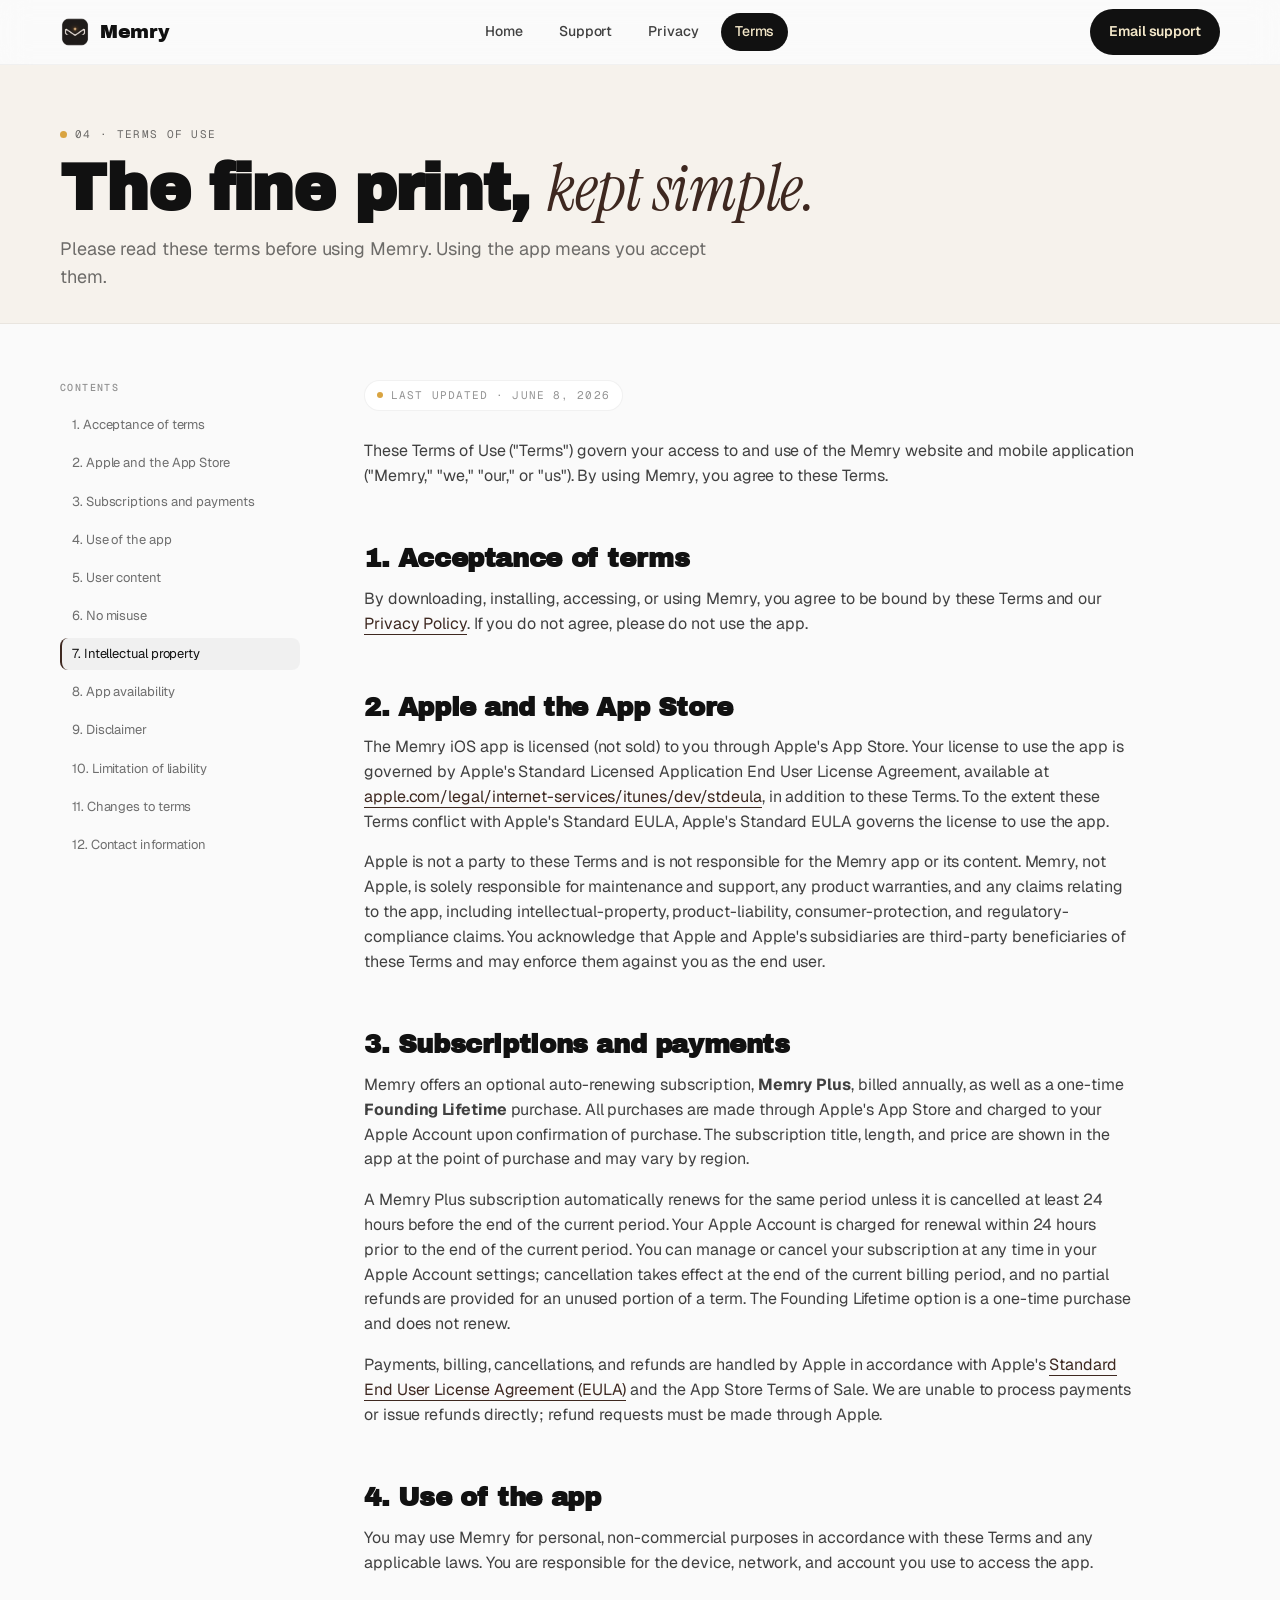
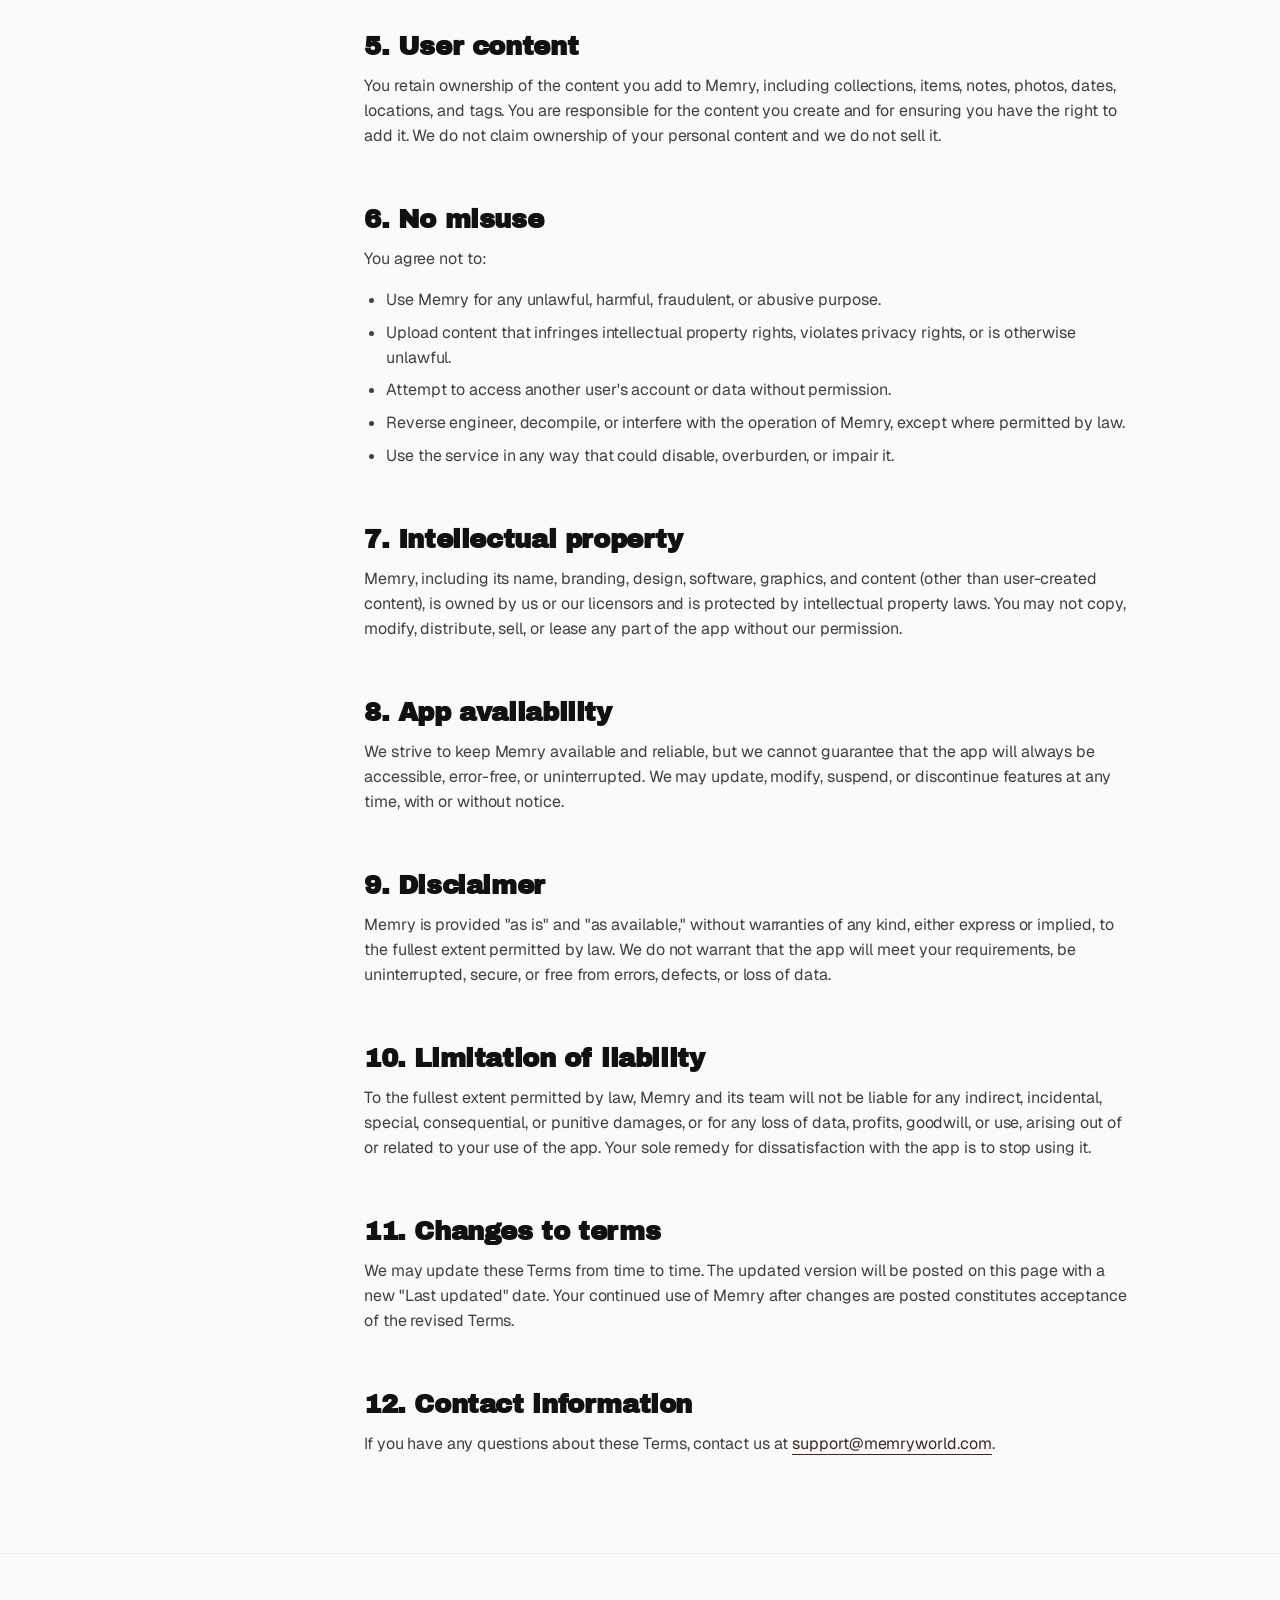
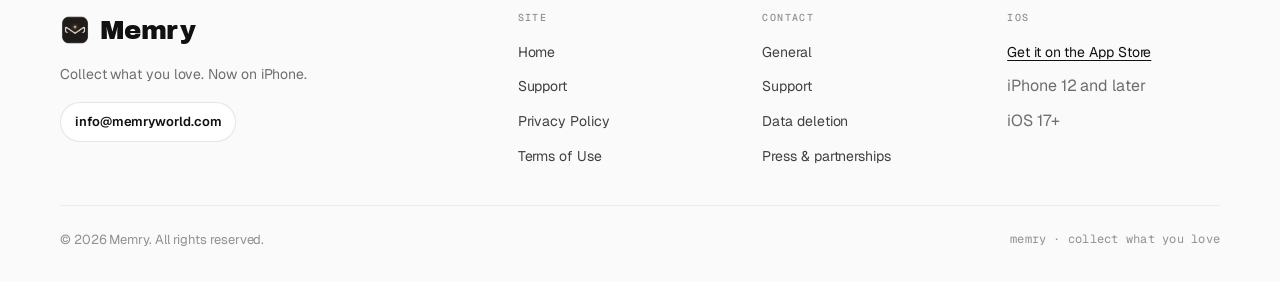
<file: terms.html>
<!doctype html>
<html lang="en">
<head>
  <meta charset="utf-8"/>
  <meta name="viewport" content="width=device-width, initial-scale=1, viewport-fit=cover"/>
  <meta name="theme-color" content="#F6F2EC"/>
  <meta name="apple-itunes-app" content="app-id=6775122126"/>
  <title>Terms of Use · Memry</title>
  <meta name="description" content="The terms under which you may use the Memry app and website."/>

  <link rel="preconnect" href="https://fonts.googleapis.com"/>
  <link rel="preconnect" href="https://fonts.gstatic.com" crossorigin/>
  <link href="https://fonts.googleapis.com/css2?family=Geist:wght@400;500;600;700&family=Geist+Mono:wght@400;500&family=Archivo+Black&family=Instrument+Serif:ital@0;1&display=swap" rel="stylesheet"/>
  <link rel="stylesheet" href="assets/site.css"/>
  <link rel="icon" type="image/png" href="/assets/icon.png"/>
  <link rel="apple-touch-icon" href="/assets/icon.png"/>
</head>
<body>

<header class="site-header">
  <div class="bar">
    <a href="/" class="brand" aria-label="Memry home">
      <img class="logo-mark" src="/assets/icon.png" alt="" width="30" height="30"/>
      <span class="wordmark">Memry</span>
    </a>
    <nav class="nav nav-desktop" aria-label="Primary">
      <a href="/">Home</a>
      <a href="/support">Support</a>
      <a href="/privacy">Privacy</a>
      <a href="/terms" class="is-active">Terms</a>
    </nav>
    <div class="nav-desktop">
      <a class="btn btn-primary" href="mailto:support@memryworld.com">Email support</a>
    </div>
    <button class="menu-btn" data-nav-open aria-label="Open menu">
      <svg viewBox="0 0 18 18" fill="none"><path d="M2 5h14M2 9h14M2 13h14" stroke="currentColor" stroke-width="1.6" stroke-linecap="round"/></svg>
    </button>
  </div>
</header>

<div class="nav-sheet" data-nav-sheet>
  <div class="panel">
    <div style="display:flex;align-items:center;justify-content:space-between;margin-bottom:8px;">
      <div class="brand"><img class="logo-mark" src="/assets/icon.png" alt="" width="30" height="30"/><span class="wordmark">Memry</span></div>
      <button class="menu-btn" data-nav-close aria-label="Close menu">
        <svg viewBox="0 0 18 18" fill="none"><path d="M4 4l10 10M14 4L4 14" stroke="currentColor" stroke-width="1.6" stroke-linecap="round"/></svg>
      </button>
    </div>
    <a href="/">Home</a>
    <a href="/support">Support</a>
    <a href="/privacy">Privacy</a>
    <a href="/terms">Terms</a>
  </div>
</div>

<section class="doc-hero">
  <div class="wrap">
    <div class="eyebrow"><span style="width:7px;height:7px;border-radius:4px;background:var(--mustard);"></span> 04 · Terms of Use</div>
    <h1>The fine print, <span class="serif">kept simple.</span></h1>
    <p>Please read these terms before using Memry. Using the app means you accept them.</p>
  </div>
</section>

<section class="doc">
  <div class="wrap">
    <div class="doc-grid">

      <aside class="doc-toc">
        <h4>Contents</h4>
        <ul>
          <li><a href="#acceptance">1. Acceptance of terms</a></li>
          <li><a href="#apple">2. Apple and the App Store</a></li>
          <li><a href="#subscriptions">3. Subscriptions and payments</a></li>
          <li><a href="#use">4. Use of the app</a></li>
          <li><a href="#content">5. User content</a></li>
          <li><a href="#misuse">6. No misuse</a></li>
          <li><a href="#ip">7. Intellectual property</a></li>
          <li><a href="#availability">8. App availability</a></li>
          <li><a href="#disclaimer">9. Disclaimer</a></li>
          <li><a href="#liability">10. Limitation of liability</a></li>
          <li><a href="#changes">11. Changes to terms</a></li>
          <li><a href="#contact">12. Contact information</a></li>
        </ul>
      </aside>

      <div class="doc-body">

        <div class="updated">
          <span style="width:6px;height:6px;border-radius:3px;background:var(--mustard);"></span>
          Last updated · June 8, 2026
        </div>

        <p>These Terms of Use ("Terms") govern your access to and use of the Memry website and mobile application ("Memry," "we," "our," or "us"). By using Memry, you agree to these Terms.</p>

        <h2 id="acceptance">1. Acceptance of terms</h2>
        <p>By downloading, installing, accessing, or using Memry, you agree to be bound by these Terms and our <a class="link" href="/privacy">Privacy Policy</a>. If you do not agree, please do not use the app.</p>

        <h2 id="apple">2. Apple and the App Store</h2>
        <p>The Memry iOS app is licensed (not sold) to you through Apple's App Store. Your license to use the app is governed by Apple's Standard Licensed Application End User License Agreement, available at <a class="link" href="https://www.apple.com/legal/internet-services/itunes/dev/stdeula/" target="_blank" rel="noopener">apple.com/legal/internet-services/itunes/dev/stdeula</a>, in addition to these Terms. To the extent these Terms conflict with Apple's Standard EULA, Apple's Standard EULA governs the license to use the app.</p>
        <p>Apple is not a party to these Terms and is not responsible for the Memry app or its content. Memry, not Apple, is solely responsible for maintenance and support, any product warranties, and any claims relating to the app, including intellectual-property, product-liability, consumer-protection, and regulatory-compliance claims. You acknowledge that Apple and Apple's subsidiaries are third-party beneficiaries of these Terms and may enforce them against you as the end user.</p>

        <h2 id="subscriptions">3. Subscriptions and payments</h2>
        <p>Memry offers an optional auto-renewing subscription, <strong>Memry Plus</strong>, billed annually, as well as a one-time <strong>Founding Lifetime</strong> purchase. All purchases are made through Apple's App Store and charged to your Apple Account upon confirmation of purchase. The subscription title, length, and price are shown in the app at the point of purchase and may vary by region.</p>
        <p>A Memry Plus subscription automatically renews for the same period unless it is cancelled at least 24 hours before the end of the current period. Your Apple Account is charged for renewal within 24 hours prior to the end of the current period. You can manage or cancel your subscription at any time in your Apple Account settings; cancellation takes effect at the end of the current billing period, and no partial refunds are provided for an unused portion of a term. The Founding Lifetime option is a one-time purchase and does not renew.</p>
        <p>Payments, billing, cancellations, and refunds are handled by Apple in accordance with Apple's <a class="link" href="https://www.apple.com/legal/internet-services/itunes/dev/stdeula/" target="_blank" rel="noopener">Standard End User License Agreement (EULA)</a> and the App Store Terms of Sale. We are unable to process payments or issue refunds directly; refund requests must be made through Apple.</p>

        <h2 id="use">4. Use of the app</h2>
        <p>You may use Memry for personal, non-commercial purposes in accordance with these Terms and any applicable laws. You are responsible for the device, network, and account you use to access the app.</p>

        <h2 id="content">5. User content</h2>
        <p>You retain ownership of the content you add to Memry, including collections, items, notes, photos, dates, locations, and tags. You are responsible for the content you create and for ensuring you have the right to add it. We do not claim ownership of your personal content and we do not sell it.</p>

        <h2 id="misuse">6. No misuse</h2>
        <p>You agree not to:</p>
        <ul>
          <li>Use Memry for any unlawful, harmful, fraudulent, or abusive purpose.</li>
          <li>Upload content that infringes intellectual property rights, violates privacy rights, or is otherwise unlawful.</li>
          <li>Attempt to access another user's account or data without permission.</li>
          <li>Reverse engineer, decompile, or interfere with the operation of Memry, except where permitted by law.</li>
          <li>Use the service in any way that could disable, overburden, or impair it.</li>
        </ul>

        <h2 id="ip">7. Intellectual property</h2>
        <p>Memry, including its name, branding, design, software, graphics, and content (other than user-created content), is owned by us or our licensors and is protected by intellectual property laws. You may not copy, modify, distribute, sell, or lease any part of the app without our permission.</p>

        <h2 id="availability">8. App availability</h2>
        <p>We strive to keep Memry available and reliable, but we cannot guarantee that the app will always be accessible, error-free, or uninterrupted. We may update, modify, suspend, or discontinue features at any time, with or without notice.</p>

        <h2 id="disclaimer">9. Disclaimer</h2>
        <p>Memry is provided "as is" and "as available," without warranties of any kind, either express or implied, to the fullest extent permitted by law. We do not warrant that the app will meet your requirements, be uninterrupted, secure, or free from errors, defects, or loss of data.</p>

        <h2 id="liability">10. Limitation of liability</h2>
        <p>To the fullest extent permitted by law, Memry and its team will not be liable for any indirect, incidental, special, consequential, or punitive damages, or for any loss of data, profits, goodwill, or use, arising out of or related to your use of the app. Your sole remedy for dissatisfaction with the app is to stop using it.</p>

        <h2 id="changes">11. Changes to terms</h2>
        <p>We may update these Terms from time to time. The updated version will be posted on this page with a new "Last updated" date. Your continued use of Memry after changes are posted constitutes acceptance of the revised Terms.</p>

        <h2 id="contact">12. Contact information</h2>
        <p>If you have any questions about these Terms, contact us at <a class="link" href="mailto:support@memryworld.com">support@memryworld.com</a>.</p>

      </div>
    </div>
  </div>
</section>

<footer class="site-footer">
  <div class="wrap">
    <div class="grid">
      <div class="brand-blk">
        <div class="brand" style="margin-bottom:14px;"><img class="logo-mark" src="/assets/icon.png" alt="" width="30" height="30"/><span class="word">Memry</span></div>
        <p>Collect what you love. Now on iPhone.</p>
        <a class="btn btn-soft" href="mailto:info@memryworld.com" style="font-size:13px;padding:9px 14px;">info@memryworld.com</a>
      </div>
      <div>
        <h4>Site</h4>
        <ul><li><a href="/">Home</a></li><li><a href="/support">Support</a></li><li><a href="/privacy">Privacy Policy</a></li><li><a href="/terms">Terms of Use</a></li></ul>
      </div>
      <div>
        <h4>Contact</h4>
        <ul><li><a href="mailto:info@memryworld.com">General</a></li><li><a href="mailto:support@memryworld.com">Support</a></li><li><a href="mailto:support@memryworld.com?subject=Data%20Deletion%20Request">Data deletion</a></li><li><a href="mailto:info@memryworld.com?subject=Press">Press &amp; partnerships</a></li></ul>
      </div>
      <div>
        <h4>iOS</h4>
        <ul><li><a href="https://apps.apple.com/us/app/memry-collect-your-world/id6775122126" target="_blank" rel="noopener" class="muted" style="color:var(--ink);text-decoration:underline;text-underline-offset:3px;">Get it on the App Store</a></li><li><span class="muted">iPhone 12 and later</span></li><li><span class="muted">iOS 17+</span></li></ul>
      </div>
    </div>
    <div class="legal"><div>© 2026 Memry. All rights reserved.</div><div class="mono">memry · collect what you love</div></div>
  </div>
</footer>

<script src="assets/site.js"></script>
</body>
</html>
</file>
<file: assets/site.css>
/* =========================================================================
   Memry · marketing site
   Visual DNA continues the in-app system: warm white, near-black ink,
   storybook pastel grounds, Rhode-warm accents, Geist + Archivo Black.
   ========================================================================= */

:root {
  /* Surfaces */
  --white:   #FFFFFF;
  --paper:   #FAFAFA;
  --paper2:  #F4F4F3;
  --warm:    #F6F2EC;        /* warm off-white band */
  --hair:    rgba(17,17,17,0.06);
  --hairS:   rgba(17,17,17,0.04);
  --line:    rgba(17,17,17,0.10);

  /* Ink */
  --ink:     #111111;
  --ink80:   rgba(17,17,17,0.80);
  --ink60:   rgba(17,17,17,0.60);
  --ink45:   rgba(17,17,17,0.45);
  --ink30:   rgba(17,17,17,0.30);

  /* Storybook pastel grounds */
  --blush:   #F7D5D5;
  --mint:    #CFE3D2;
  --butter:  #F6E7B2;
  --sky:     #C9DEEA;
  --lilac:   #DDD0E6;
  --peach:   #F4D7C2;
  --sage:    #D4DFC7;
  --rose:    #EFBAB7;
  --cream:   #F3E7C9;

  /* Deeper accents — wordmarks, subjects, stamps */
  --cocoa:   #3E2820;
  --mustard: #D9A441;
  --tomato:  #E04B3B;
  --navy:    #1E2A55;
  --forest:  #2E4A36;
  --plum:    #6B4A6E;
  --clay:    #C07258;
  --hotpink: #E85A8C;

  --radius-sm: 10px;
  --radius:    16px;
  --radius-lg: 24px;
  --radius-xl: 32px;

  --shadow-sm: 0 1px 2px rgba(17,17,17,0.04), 0 1px 1px rgba(17,17,17,0.03);
  --shadow:    0 8px 24px -8px rgba(17,17,17,0.10), 0 2px 6px rgba(17,17,17,0.04);
  --shadow-lg: 0 24px 48px -16px rgba(17,17,17,0.18), 0 6px 16px rgba(17,17,17,0.06);

  --container: 1200px;
  --gutter: 20px;
}

* { box-sizing: border-box; }
html { scroll-behavior: smooth; -webkit-text-size-adjust: 100%; }
body {
  margin: 0;
  background: var(--paper);
  color: var(--ink);
  font-family: 'Geist', -apple-system, BlinkMacSystemFont, 'Helvetica Neue', sans-serif;
  font-size: 16px;
  line-height: 1.55;
  letter-spacing: -0.005em;
  -webkit-font-smoothing: antialiased;
  text-rendering: optimizeLegibility;
}

img, svg { display: block; max-width: 100%; }
a { color: inherit; text-decoration: none; }
button { font: inherit; cursor: pointer; }

/* utilities --------------------------------------------------------------- */
.mono     { font-family: 'Geist Mono', ui-monospace, Menlo, monospace; letter-spacing: 0.02em; }
.display  { font-family: 'Archivo Black', 'Geist', sans-serif; letter-spacing: -0.015em; line-height: 0.96; }
.serif    { font-family: 'Instrument Serif', 'Iowan Old Style', Georgia, serif; font-style: italic; letter-spacing: -0.005em; }
.wrap     { max-width: var(--container); margin: 0 auto; padding: 0 var(--gutter); }
.eyebrow  { font-family: 'Geist Mono', ui-monospace, Menlo, monospace; font-size: 11px; letter-spacing: 0.12em; text-transform: uppercase; color: var(--ink60); }
.muted    { color: var(--ink60); }

/* =========================================================================
   HEADER
   ========================================================================= */
.site-header {
  position: sticky; top: 0; z-index: 50;
  background: rgba(250,250,250,0.82);
  backdrop-filter: saturate(180%) blur(14px);
  -webkit-backdrop-filter: saturate(180%) blur(14px);
  border-bottom: 1px solid var(--hairS);
}
.site-header .bar {
  display: flex; align-items: center; justify-content: space-between;
  height: 64px; max-width: var(--container); margin: 0 auto; padding: 0 var(--gutter);
}
.brand { display: flex; align-items: center; gap: 10px; }
.brand .logo-mark {
  width: 30px; height: 30px;
  display: block;
}
.brand .wordmark {
  font-family: 'Archivo Black', sans-serif; font-size: 19px; letter-spacing: -0.015em; color: var(--ink);
}

.nav { display: flex; align-items: center; gap: 8px; }
.nav a {
  padding: 8px 14px; border-radius: 999px; font-size: 14px; font-weight: 500; color: var(--ink80);
  transition: background .15s, color .15s;
}
.nav a:hover { background: var(--hair); color: var(--ink); }
.nav a.is-active { background: var(--ink); color: var(--cream); }

.btn {
  display: inline-flex; align-items: center; gap: 8px;
  padding: 11px 18px; border-radius: 999px; font-size: 14px; font-weight: 600;
  border: 1px solid transparent; transition: transform .15s, background .15s, border-color .15s, box-shadow .15s;
  white-space: nowrap;
}
.btn-primary { background: var(--ink); color: var(--cream); }
.btn-primary:hover { transform: translateY(-1px); box-shadow: var(--shadow); }
.btn-ghost  { background: transparent; color: var(--ink); border-color: var(--line); }
.btn-ghost:hover  { background: var(--ink); color: var(--cream); border-color: var(--ink); }
.btn-soft   { background: var(--white); color: var(--ink); border-color: var(--line); }
.btn-soft:hover { background: var(--ink); color: var(--cream); border-color: var(--ink); }

.menu-btn {
  display: none; width: 40px; height: 40px; border-radius: 999px;
  border: 1px solid var(--line); background: var(--white); color: var(--ink);
  align-items: center; justify-content: center;
}
.menu-btn svg { width: 18px; height: 18px; }

@media (max-width: 760px) {
  .nav-desktop { display: none; }
  .menu-btn    { display: inline-flex; }
  .site-header .bar { height: 60px; }
}

/* mobile nav sheet */
.nav-sheet {
  position: fixed; inset: 0; z-index: 60; background: rgba(17,17,17,0.36);
  opacity: 0; pointer-events: none; transition: opacity .2s;
}
.nav-sheet[data-open="true"] { opacity: 1; pointer-events: auto; }
.nav-sheet .panel {
  position: absolute; top: 12px; right: 12px; left: 12px;
  background: var(--white); border-radius: var(--radius-lg); padding: 22px;
  box-shadow: var(--shadow-lg);
  transform: translateY(-12px) scale(0.98); transition: transform .25s;
}
.nav-sheet[data-open="true"] .panel { transform: translateY(0) scale(1); }
.nav-sheet .panel a {
  display: flex; align-items: center; justify-content: space-between;
  padding: 14px 4px; border-bottom: 1px solid var(--hairS);
  font-size: 17px; font-weight: 500;
}
.nav-sheet .panel a:last-of-type { border-bottom: 0; }
.nav-sheet .panel .cta { margin-top: 16px; display: grid; gap: 10px; }

/* =========================================================================
   HERO
   ========================================================================= */
.hero {
  position: relative;
  padding: 64px 0 60px;
  overflow: hidden;
}
.hero .grid {
  display: grid; grid-template-columns: 1.05fr 0.95fr; gap: 56px; align-items: center;
}
.hero .eyebrow { margin-bottom: 18px; display: inline-flex; align-items: center; gap: 8px; }
.hero .eyebrow .dot { width: 7px; height: 7px; border-radius: 4px; background: var(--mustard); }

.headline {
  font-family: 'Archivo Black', sans-serif;
  font-size: clamp(40px, 7vw, 84px);
  line-height: 0.96; letter-spacing: -0.025em;
  margin: 0 0 22px;
  text-wrap: balance;
}
.headline .serif {
  font-family: 'Instrument Serif', Georgia, serif;
  font-weight: 400; font-style: italic;
  letter-spacing: -0.01em;
  color: var(--cocoa);
}
.sub {
  font-size: clamp(16px, 1.6vw, 19px); color: var(--ink60);
  max-width: 52ch; margin: 0 0 28px;
  text-wrap: pretty;
}
.cta-row { display: flex; flex-wrap: wrap; gap: 10px; align-items: center; }

.tiny-meta {
  margin-top: 22px; display: flex; flex-wrap: wrap; gap: 18px; align-items: center;
  color: var(--ink45); font-size: 13px;
}
.tiny-meta .pill {
  display: inline-flex; align-items: center; gap: 8px;
  padding: 6px 12px; border: 1px solid var(--line); border-radius: 999px;
  background: var(--white);
}

/* hero stage — phone + floating stickers */
.hero-stage {
  position: relative; aspect-ratio: 1/1.02;
  display: grid; place-items: center;
}
.phone {
  position: relative;
  width: 290px; aspect-ratio: 1206 / 2622;
  border-radius: 46px;
  background: #111;
  padding: 8px;
  box-shadow:
    0 40px 80px -30px rgba(17,17,17,0.45),
    0 18px 36px -16px rgba(17,17,17,0.20),
    inset 0 0 0 1.5px rgba(255,255,255,0.06);
  z-index: 2;
}
.phone .screen {
  position: relative;
  width: 100%; height: 100%;
  background: var(--paper);
  border-radius: 38px;
  overflow: hidden;
}

.float {
  position: absolute; z-index: 3;
  filter: drop-shadow(0 18px 28px rgba(17,17,17,0.16));
  animation: floaty 7s ease-in-out infinite;
}
.float.f1 { top: 4%; left: auto; right: calc(50% + 130px); width: 150px; animation-delay: -1.2s; }
.float.f2 { top: 12%; right: 1%;  width: 130px; animation-delay: -2.4s; }
.float.f3 { bottom: 18%; left: 1%; width: 160px; animation-delay: -3.6s; }
.float.f4 { bottom: 4%; right: 4%; width: 140px; animation-delay: -4.8s; }
@keyframes floaty {
  0%,100% { transform: translateY(0) rotate(var(--r,0deg)); }
  50%     { transform: translateY(-10px) rotate(calc(var(--r,0deg) + 1.2deg)); }
}

/* postage-stamp wrapper for the travel stamp float */
.stamp-postage {
  width: 100%;
  display: block;
  filter: drop-shadow(0 10px 16px rgba(17,17,17,0.18));
}
.stamp-postage svg {
  display: block; width: 100%; height: auto;
}

@media (max-width: 1024px) {
  .hero { padding: 28px 0 40px; }
  .hero .grid { grid-template-columns: 1fr; gap: 28px; }
  .hero-stage {
    aspect-ratio: auto;
    height: auto;
    min-height: 0;
    padding: 36px 6px;
    width: 100%;
    max-width: 480px;
    margin: 0 auto;
  }
  .phone {
    width: min(78vw, 320px);
    padding: 7px;
    border-radius: 40px;
  }
  .phone .screen { border-radius: 33px; }
  /* tighter floats that peek from the corners of the phone */
  .float.f1 { top: 0;    left: 0;    right: auto; width: 118px; }
  .float.f2 { top: 14%;  right: 0;   width: 100px; }
  .float.f3 { bottom: 18%; left: 0;  width: 122px; }
  .float.f4 { bottom: 0; right: 0;   width: 110px; }
}
@media (max-width: 420px) {
  .hero-stage { padding: 24px 0; }
  .phone { width: 80vw; }
  .float.f1 { width: 92px;  top: 0;    left: 0; }
  .float.f2 { width: 80px;  top: 12%;  right: 0; }
  .float.f3 { width: 96px;  bottom: 16%; left: 0; }
  .float.f4 { width: 86px;  bottom: 0; right: 0; }
}

/* sticker base */
.sticker {
  border-radius: 18px;
  border: 4px solid var(--white);
  background: var(--white);
  overflow: hidden;
  transform: rotate(var(--r,0deg));
}
.sticker .pad {
  border-radius: 14px;
  padding: 14px 14px 12px;
  display: grid; gap: 6px;
}
.sticker .top {
  display: flex; align-items: center; gap: 8px;
  font-family: 'Geist Mono', monospace; font-size: 10px; letter-spacing: 0.08em; text-transform: uppercase;
}
.sticker .num {
  font-family: 'Archivo Black', sans-serif; font-size: 28px; line-height: 1;
}
.sticker .lbl {
  font-size: 13px; font-weight: 600;
}

/* =========================================================================
   SECTION SHELL
   ========================================================================= */
.section { padding: 88px 0; position: relative; }
.section.compact { padding: 64px 0; }
.section.warm { background: var(--warm); }
.section.cocoa { background: var(--cocoa); color: var(--cream); }
.section.cocoa .muted { color: rgba(243,231,201,0.7); }
.section.cocoa .eyebrow { color: rgba(243,231,201,0.7); }

.section .head {
  display: flex; align-items: flex-end; justify-content: space-between;
  gap: 24px; margin-bottom: 40px;
}
.section .head .title {
  font-family: 'Archivo Black', sans-serif;
  font-size: clamp(30px, 4.5vw, 52px); line-height: 1.0; letter-spacing: -0.02em;
  margin: 12px 0 0; max-width: 22ch; text-wrap: balance;
}
.section .head .title .serif {
  font-family: 'Instrument Serif', Georgia, serif; font-style: italic; font-weight: 400;
  color: var(--cocoa);
}
.section.cocoa .head .title .serif { color: var(--butter); }
.section .head p { color: var(--ink60); max-width: 36ch; margin: 0; font-size: 16px; }

@media (max-width: 1024px) {
  .section { padding: 64px 0; }
  .section .head { flex-direction: column; align-items: flex-start; gap: 12px; margin-bottom: 28px; }
}

/* =========================================================================
   3-UP CARDS (What is Memry, Why Memry)
   ========================================================================= */
.three-up { display: grid; grid-template-columns: repeat(3, 1fr); gap: 16px; }
@media (max-width: 1024px) { .three-up { grid-template-columns: repeat(2, 1fr); } }
@media (max-width: 640px)  { .three-up { grid-template-columns: 1fr; } }

.tile {
  position: relative;
  background: var(--white);
  border: 1px solid var(--hair);
  border-radius: var(--radius-lg);
  padding: 24px;
  display: flex; flex-direction: column; gap: 14px;
  min-height: 260px;
  transition: transform .25s, box-shadow .25s, border-color .25s;
}
.tile:hover { transform: translateY(-3px); box-shadow: var(--shadow); border-color: var(--line); }
.tile .icon {
  width: 56px; height: 56px; border-radius: 16px;
  display: grid; place-items: center;
}
.tile h3 {
  font-family: 'Archivo Black', sans-serif; font-size: 22px; letter-spacing: -0.01em; margin: 6px 0 0;
}
.tile p { color: var(--ink60); margin: 0; font-size: 15px; }
.tile .stamp {
  position: absolute; top: 18px; right: 18px;
  font-family: 'Geist Mono', monospace; font-size: 10px; letter-spacing: 0.12em;
  text-transform: uppercase; color: var(--ink30);
}

/* =========================================================================
   FEATURE TABS
   ========================================================================= */
.feat-wrap {
  background: var(--white); border: 1px solid var(--hair); border-radius: var(--radius-lg);
  overflow: hidden;
}
.feat-tabs {
  display: flex; overflow-x: auto; gap: 4px; padding: 12px;
  border-bottom: 1px solid var(--hair); scrollbar-width: none;
}
.feat-tabs::-webkit-scrollbar { display: none; }
.feat-tab {
  border: 1px solid transparent;
  background: transparent;
  padding: 10px 16px; border-radius: 999px; white-space: nowrap;
  font-size: 14px; font-weight: 600; color: var(--ink60);
  transition: background .15s, color .15s, border-color .15s;
  display: inline-flex; align-items: center; gap: 8px;
}
.feat-tab .idx {
  font-family: 'Geist Mono', monospace; font-size: 10px; color: var(--ink30); font-weight: 500;
}
.feat-tab:hover { color: var(--ink); background: var(--paper2); }
.feat-tab[aria-selected="true"] {
  background: var(--ink); color: var(--cream); border-color: var(--ink);
}
.feat-tab[aria-selected="true"] .idx { color: rgba(243,231,201,0.55); }

.feat-panel {
  display: grid; grid-template-columns: 1fr 1fr; gap: 0;
  min-height: 460px;
}
@media (max-width: 1024px) { .feat-panel { grid-template-columns: 1fr; } }

.feat-text { padding: 44px; display: flex; flex-direction: column; justify-content: center; gap: 18px; }
.feat-text .eyebrow { display: inline-flex; align-items: center; gap: 8px; }
.feat-text h3 {
  font-family: 'Archivo Black', sans-serif;
  font-size: clamp(28px, 3.4vw, 40px); letter-spacing: -0.02em; line-height: 1.0;
  margin: 0;
}
.feat-text p { color: var(--ink60); margin: 0; font-size: 16px; max-width: 38ch; }
.feat-text ul { list-style: none; padding: 0; margin: 4px 0 0; display: grid; gap: 8px; }
.feat-text li { display: flex; align-items: center; gap: 10px; font-size: 14px; color: var(--ink80); }
.feat-text li .dot { width: 6px; height: 6px; border-radius: 4px; background: var(--cocoa); }

.feat-visual { position: relative; overflow: hidden; min-height: 380px; }

/* mini device frame for the feature visuals */
.feat-device {
  position: absolute; inset: 0;
  display: grid; place-items: center;
  padding: 28px;
}
.feat-device .mini {
  position: relative;
  width: min(56%, 232px); aspect-ratio: 1206 / 2622;
  border-radius: 36px;
  background: #111;
  padding: 6px;
  box-shadow:
    0 30px 60px -20px rgba(0,0,0,0.35),
    0 12px 28px -10px rgba(0,0,0,0.22),
    inset 0 0 0 1.2px rgba(255,255,255,0.06);
  transform: rotate(var(--mr, -3deg));
  transition: transform .45s cubic-bezier(.2,.7,.3,1.2);
}
.feat-panel:hover .feat-device .mini { transform: rotate(0) translateY(-4px); }
.feat-device .mini img {
  display: block;
  width: 100%; height: 100%;
  object-fit: cover;
  border-radius: 30px;
}
.feat-device .deco-sticker {
  position: absolute;
  font-family: 'Geist Mono', monospace; font-size: 10px;
  text-transform: uppercase; letter-spacing: 0.1em;
  padding: 6px 11px; border-radius: 999px;
  background: var(--white); border: 1px solid var(--hair);
  box-shadow: 0 10px 24px rgba(17,17,17,0.10);
  z-index: 2;
  display: inline-flex; align-items: center; gap: 8px;
}
.feat-device .deco-sticker .dot { width: 7px; height: 7px; border-radius: 4px; }

@media (max-width: 1024px) {
  .feat-device { padding: 32px; }
  .feat-device .mini { width: 200px; }
}

/* feature pager dots — sits below the card on all viewports, same language as hero phone-state dots */
.feat-dots {
  display: flex;
  justify-content: center;
  align-items: center;
  gap: 8px;
  padding: 22px 0 0;
}
.feat-dot {
  width: 7px; height: 7px; border-radius: 50%;
  background: rgba(17,17,17,0.20);
  border: 0; padding: 0; cursor: pointer;
  font-size: 0; color: transparent;       /* hide the "01" text — buttons stay labelled via aria-label */
  transition: background .25s, width .25s, border-radius .25s;
}
.feat-dot:hover { background: rgba(17,17,17,0.45); }
.feat-dot[aria-selected="true"] {
  background: var(--ink);
  width: 22px; border-radius: 4px;
}

/* =========================================================================
   EXAMPLE COLLECTIONS — horizontal carousel + grid
   ========================================================================= */
.ex-rail {
  display: grid; grid-auto-flow: column; grid-auto-columns: 240px;
  gap: 16px; overflow-x: auto; padding: 4px 4px 28px;
  scroll-snap-type: x mandatory;
  scrollbar-width: none; -webkit-overflow-scrolling: touch;
}
.ex-rail::-webkit-scrollbar { display: none; }
.ex-card {
  scroll-snap-align: start;
  background: var(--white); border: 1px solid var(--hair); border-radius: var(--radius);
  padding: 14px; display: flex; flex-direction: column; gap: 12px;
  transition: transform .2s, box-shadow .2s;
}
.ex-card:hover { transform: translateY(-3px); box-shadow: var(--shadow); }
.ex-card .cover {
  position: relative; aspect-ratio: 1/1; border-radius: 12px; overflow: hidden;
}
.ex-card .meta {
  display: flex; align-items: center; justify-content: space-between;
}
.ex-card .name {
  font-family: 'Archivo Black', sans-serif; font-size: 15px; letter-spacing: -0.01em;
  line-height: 1.15;
}
.ex-card .cat { font-family: 'Geist Mono', monospace; font-size: 10px; letter-spacing: 0.08em; text-transform: uppercase; color: var(--ink45); }
.ex-card .count { font-size: 12px; color: var(--ink45); font-weight: 600; }

/* =========================================================================
   LAUNCH SECTION
   ========================================================================= */
.launch {
  background: var(--cocoa); color: var(--cream);
  border-radius: var(--radius-xl);
  padding: 56px;
  position: relative; overflow: hidden;
}
.launch .grid { display: grid; grid-template-columns: 1.1fr 0.9fr; gap: 32px; align-items: center; }
.launch h2 {
  font-family: 'Archivo Black', sans-serif;
  font-size: clamp(34px, 4.6vw, 56px); line-height: 1; letter-spacing: -0.02em; margin: 0 0 16px;
}
.launch h2 .serif { font-family: 'Instrument Serif', Georgia, serif; font-style: italic; font-weight: 400; color: var(--butter); }
.launch p { color: rgba(243,231,201,0.78); font-size: 17px; max-width: 42ch; margin: 0 0 28px; }
.launch .btn-cream { background: var(--cream); color: var(--cocoa); }
.launch .btn-cream:hover { background: var(--white); }
.launch .btn-outline { background: transparent; color: var(--cream); border-color: rgba(243,231,201,0.3); }
.launch .btn-outline:hover { background: rgba(243,231,201,0.10); border-color: var(--cream); }
.launch .email { display: inline-flex; gap: 8px; align-items: center; margin-top: 18px; color: var(--butter); font-family: 'Geist Mono', monospace; font-size: 13px; }

.launch .passport {
  position: relative; aspect-ratio: 0.72/1; max-width: 360px; justify-self: end;
  border-radius: 18px; background: var(--mustard);
  padding: 20px; box-shadow: 0 30px 60px -20px rgba(0,0,0,0.4);
  transform: rotate(-2deg);
}
.launch .passport::after {
  content: ''; position: absolute; inset: 14px; border: 1.5px solid rgba(62,40,32,0.35);
  border-radius: 12px; pointer-events: none;
}
.launch .passport .pass-top { display: flex; justify-content: space-between; color: var(--cocoa); font-family: 'Geist Mono', monospace; font-size: 11px; letter-spacing: 0.1em; }
.launch .passport .crest {
  margin: 32px auto 18px; width: 110px; height: 110px;
}
.launch .passport .pass-name {
  font-family: 'Archivo Black', sans-serif; font-size: 32px; letter-spacing: -0.02em; text-align: center; color: var(--cocoa);
}
.launch .passport .pass-sub {
  font-family: 'Instrument Serif', Georgia, serif; font-style: italic; text-align: center; color: rgba(62,40,32,0.7); font-size: 14px; margin-top: 4px;
}
.launch .passport .stamps {
  position: absolute; inset: 0; pointer-events: none;
}
.launch .passport .stamp {
  position: absolute; width: 78px; height: 78px; border-radius: 50%;
  border: 2px dashed rgba(62,40,32,0.4); display: grid; place-items: center;
  color: rgba(62,40,32,0.55); font-family: 'Geist Mono', monospace; font-size: 9px; text-align: center;
  line-height: 1.2; padding: 4px;
}
.launch .passport .stamp.s1 { top: 16%; right: -22px; transform: rotate(12deg); }
.launch .passport .stamp.s2 { bottom: 22%; left: -22px; transform: rotate(-14deg); }

@media (max-width: 1024px) {
  .launch { padding: 32px; border-radius: var(--radius-lg); }
  .launch .grid { grid-template-columns: 1fr; gap: 28px; }
  .launch .passport { transform: rotate(-2deg) scale(0.85); justify-self: center; margin-top: 6px; }
}

/* =========================================================================
   FOOTER
   ========================================================================= */
.site-footer {
  background: var(--paper); padding: 56px 0 32px;
  border-top: 1px solid var(--hair);
}
.site-footer .grid {
  display: grid; grid-template-columns: 2fr 1fr 1fr 1fr; gap: 32px;
  padding-bottom: 36px; border-bottom: 1px solid var(--hair);
}
.site-footer .brand-blk .word {
  font-family: 'Archivo Black', sans-serif; font-size: 26px; letter-spacing: -0.02em;
}
.site-footer .brand-blk p { color: var(--ink60); margin: 6px 0 16px; max-width: 28ch; font-size: 14px; }
.site-footer h4 {
  font-family: 'Geist Mono', monospace; font-size: 10px; letter-spacing: 0.14em;
  text-transform: uppercase; color: var(--ink45); margin: 0 0 14px; font-weight: 500;
}
.site-footer ul { list-style: none; padding: 0; margin: 0; display: grid; gap: 10px; }
.site-footer li a { font-size: 14px; color: var(--ink80); transition: color .15s; }
.site-footer li a:hover { color: var(--ink); }
.site-footer .legal {
  display: flex; justify-content: space-between; align-items: center;
  padding-top: 24px; color: var(--ink45); font-size: 13px;
}
.site-footer .legal .mono { font-size: 12px; }

@media (max-width: 1024px) {
  .site-footer .grid { grid-template-columns: 1fr 1fr; gap: 28px; }
  .site-footer .brand-blk { grid-column: 1 / -1; }
  .site-footer .legal { flex-direction: column; gap: 8px; align-items: flex-start; }
}
@media (max-width: 520px) {
  .site-footer .grid { grid-template-columns: 1fr; }
}

/* =========================================================================
   DOC PAGES (support / privacy / terms)
   ========================================================================= */
.doc-hero {
  padding: 56px 0 32px;
  border-bottom: 1px solid var(--hair);
  background: var(--warm);
}
.doc-hero .eyebrow { margin-bottom: 14px; display: inline-flex; align-items: center; gap: 8px; }
.doc-hero h1 {
  font-family: 'Archivo Black', sans-serif; font-size: clamp(36px, 5.5vw, 64px);
  letter-spacing: -0.025em; line-height: 1; margin: 0 0 14px;
}
.doc-hero h1 .serif { font-family: 'Instrument Serif', Georgia, serif; font-style: italic; font-weight: 400; color: var(--cocoa); }
.doc-hero p { color: var(--ink60); font-size: 18px; max-width: 54ch; margin: 0; }

.doc { padding: 56px 0 80px; }
.doc-grid { display: grid; grid-template-columns: 240px 1fr; gap: 64px; align-items: start; }
@media (max-width: 1024px) { .doc-grid { grid-template-columns: 1fr; gap: 24px; } }

.doc-toc {
  position: sticky; top: 80px;
  font-size: 13px;
}
.doc-toc h4 {
  font-family: 'Geist Mono', monospace; font-size: 10px; letter-spacing: 0.14em;
  text-transform: uppercase; color: var(--ink45); margin: 0 0 14px; font-weight: 500;
}
.doc-toc ul { list-style: none; padding: 0; margin: 0; display: grid; gap: 6px; }
.doc-toc a {
  display: block; padding: 6px 10px; border-radius: 8px; color: var(--ink60);
  border-left: 2px solid transparent;
  transition: background .15s, color .15s, border-color .15s;
}
.doc-toc a:hover { background: var(--paper2); color: var(--ink); }
@media (max-width: 1024px) {
  .doc-toc { position: static; }
  .doc-toc ul { display: flex; flex-wrap: wrap; gap: 6px; }
  .doc-toc a { padding: 8px 14px; border-radius: 999px; background: var(--white); border: 1px solid var(--hair); border-left: 1px solid var(--hair); }
}

.doc-body { max-width: 70ch; font-size: 16px; }
.doc-body h2 {
  font-family: 'Archivo Black', sans-serif; font-size: 26px; letter-spacing: -0.015em;
  margin: 56px 0 14px; line-height: 1.1; scroll-margin-top: 90px;
}
.doc-body h2:first-child { margin-top: 0; }
.doc-body h3 {
  font-size: 16px; font-weight: 700; margin: 24px 0 8px; letter-spacing: -0.005em;
}
.doc-body p { color: var(--ink80); margin: 0 0 16px; }
.doc-body ul { color: var(--ink80); margin: 0 0 18px; padding-left: 22px; }
.doc-body li { margin-bottom: 8px; }
.doc-body a.link { color: var(--cocoa); border-bottom: 1px solid currentColor; }
.doc-body a.link:hover { color: var(--ink); }
.doc-body .updated {
  display: inline-flex; align-items: center; gap: 8px;
  font-family: 'Geist Mono', monospace; font-size: 11px; letter-spacing: 0.1em;
  color: var(--ink45); text-transform: uppercase;
  background: var(--white); border: 1px solid var(--hair);
  padding: 6px 12px; border-radius: 999px; margin-bottom: 28px;
}

/* contact card (support) */
.contact-row { display: grid; grid-template-columns: 1fr 1fr; gap: 16px; margin-bottom: 32px; }
@media (max-width: 600px) { .contact-row { grid-template-columns: 1fr; } }
.contact-card {
  background: var(--white); border: 1px solid var(--hair); border-radius: var(--radius);
  padding: 22px;
}
.contact-card .lbl { font-family: 'Geist Mono', monospace; font-size: 10px; letter-spacing: 0.14em; text-transform: uppercase; color: var(--ink45); }
.contact-card h3 { font-family: 'Archivo Black', sans-serif; font-size: 18px; letter-spacing: -0.01em; margin: 6px 0 10px; }
.contact-card p { font-size: 14px; color: var(--ink60); margin: 0 0 14px; }
.contact-card a.email {
  display: inline-flex; align-items: center; gap: 8px;
  font-family: 'Geist Mono', monospace; font-size: 13px; color: var(--cocoa);
  background: var(--cream); padding: 8px 14px; border-radius: 999px;
}
.contact-card a.email:hover { background: var(--butter); color: var(--cocoa); }

/* FAQ */
.faq { display: grid; gap: 10px; }
.faq details {
  background: var(--white); border: 1px solid var(--hair); border-radius: var(--radius);
  padding: 4px 4px; transition: box-shadow .2s;
}
.faq details[open] { box-shadow: var(--shadow); }
.faq summary {
  list-style: none; padding: 18px 20px; cursor: pointer;
  display: flex; align-items: center; justify-content: space-between; gap: 16px;
  font-weight: 600; font-size: 16px;
}
.faq summary::-webkit-details-marker { display: none; }
.faq summary .icon {
  width: 28px; height: 28px; border-radius: 999px;
  background: var(--paper2); display: grid; place-items: center;
  flex-shrink: 0; transition: transform .25s, background .15s;
}
.faq summary .icon svg { width: 12px; height: 12px; }
.faq details[open] summary .icon { transform: rotate(45deg); background: var(--cocoa); color: var(--cream); }
.faq details[open] summary .icon svg path { stroke: var(--cream); }
.faq .body {
  padding: 0 20px 20px; color: var(--ink60); font-size: 15px; max-width: 64ch;
}
.faq .body a { color: var(--cocoa); border-bottom: 1px solid currentColor; }

/* reveal-on-scroll */
[data-reveal] { opacity: 0; transform: translateY(14px); transition: opacity .7s, transform .7s; transition-delay: var(--d, 0s); }
[data-reveal].in { opacity: 1; transform: none; }

@media (prefers-reduced-motion: reduce) {
  *, *::before, *::after { animation: none !important; transition: none !important; }
  [data-reveal] { opacity: 1; transform: none; }
}

/* =========================================================================
   INTERACTIONS · Phone screen-state cycling
   ========================================================================= */
.phone-states {
  position: absolute;
  inset: 0;
  overflow: hidden;
  border-radius: inherit;
}
.phone-state {
  position: absolute; inset: 0;
  opacity: 0; pointer-events: none;
  transform: translateY(6px) scale(0.992);
  transition: opacity .55s ease, transform .55s ease;
  overflow: hidden;
}
.phone-state.is-active {
  opacity: 1; pointer-events: auto;
  transform: none;
}
.phone-state img {
  position: absolute; inset: 0;
  width: 100%; height: 100%;
  object-fit: cover;
  object-position: center top;
  display: block;
}
.phone-state[data-state="map"] .pin {
  animation: pin-pop .6s cubic-bezier(.18,.9,.32,1.28) both;
}
@keyframes pin-pop {
  0%   { transform: scale(0);   }
  60%  { transform: scale(1.18); }
  100% { transform: scale(1);   }
}
.phone-state[data-state="passport"] .pp-stamp {
  animation: stamp-in .55s cubic-bezier(.2,.7,.3,1.2) both;
}
.phone-state[data-state="passport"] .pp-stamp:nth-child(1) { animation-delay: .05s; }
.phone-state[data-state="passport"] .pp-stamp:nth-child(2) { animation-delay: .12s; }
.phone-state[data-state="passport"] .pp-stamp:nth-child(3) { animation-delay: .19s; }
.phone-state[data-state="passport"] .pp-stamp:nth-child(4) { animation-delay: .26s; }
.phone-state[data-state="passport"] .pp-stamp:nth-child(5) { animation-delay: .33s; }
.phone-state[data-state="passport"] .pp-stamp:nth-child(6) { animation-delay: .40s; }
@keyframes stamp-in {
  0%   { opacity: 0; transform: var(--tx, rotate(0deg)) scale(0.4); }
  100% { opacity: 1; }
}

/* screen indicator dots — floating chip in the bottom safe area of the screen */
.phone-dots {
  position: absolute; bottom: 16px; left: 50%; transform: translateX(-50%);
  display: flex; gap: 6px; z-index: 4;
  background: rgba(255,255,255,0.78);
  -webkit-backdrop-filter: blur(10px);
  backdrop-filter: blur(10px);
  padding: 7px 11px; border-radius: 999px;
  border: 1px solid rgba(17,17,17,0.06);
  box-shadow: 0 4px 14px rgba(17,17,17,0.1);
}
.phone-dots button {
  width: 6px; height: 6px; border-radius: 50%;
  background: rgba(17,17,17,0.18); border: 0; padding: 0; cursor: pointer;
  transition: background .25s, width .25s;
}
.phone-dots button.is-active { background: var(--ink); width: 14px; border-radius: 4px; }

/* bottom nav tabs interactivity */
.navtab {
  display: flex; flex-direction: column; align-items: center; gap: 3px;
  cursor: pointer; transition: transform .15s, color .15s;
}
.navtab:hover { transform: translateY(-2px); color: var(--ink) !important; }

/* =========================================================================
   INTERACTIONS · Hero word-cycle (Collect what you LOVE/VISIT/TASTE/SAVE/SHARE)
   ========================================================================= */
.word-cycle {
  position: relative;
  display: inline-block;
  vertical-align: top;
}
.word-cur, .word-nxt {
  display: inline-block;
  position: relative;
  background: linear-gradient(180deg, var(--cocoa) 60%, var(--clay) 100%);
  -webkit-background-clip: text;
  background-clip: text;
  color: transparent;
}
.word-nxt {
  position: absolute; top: 0; left: 0;
  opacity: 0; transform: translateY(0.45em);
}
.word-cycle.swap .word-cur {
  animation: word-out .55s cubic-bezier(.6,.05,.55,.06) forwards;
}
.word-cycle.swap .word-nxt {
  animation: word-in .55s cubic-bezier(.2,.7,.3,1.1) forwards;
}
@keyframes word-out {
  to { opacity: 0; transform: translateY(-0.5em); }
}
@keyframes word-in {
  to { opacity: 1; transform: translateY(0); }
}
.word-period { font-style: normal; }

/* =========================================================================
   INTERACTIONS · Draggable hero stickers
   ========================================================================= */
.float { cursor: grab; touch-action: none; user-select: none; transition: filter .25s; }
.float:active { cursor: grabbing; animation-play-state: paused; }
.float.dragging { animation: none; z-index: 9; filter: drop-shadow(0 22px 36px rgba(17,17,17,0.24)); }
.float.tossed { transition: transform .8s cubic-bezier(.18,.9,.32,1.28); }

/* hint affordance on first hover */
.float::after {
  content: "drag me";
  position: absolute; top: -22px; left: 50%; transform: translateX(-50%);
  background: var(--ink); color: var(--cream);
  font-family: 'Geist Mono', monospace; font-size: 9px;
  letter-spacing: 0.08em; text-transform: uppercase;
  padding: 4px 8px; border-radius: 999px;
  opacity: 0; transition: opacity .2s, transform .2s;
  pointer-events: none; white-space: nowrap;
}
.float:hover::after { opacity: 1; transform: translateX(-50%) translateY(-2px); }

/* =========================================================================
   INTERACTIONS · Example-card tilt
   ========================================================================= */
.ex-card {
  transform-style: preserve-3d;
  will-change: transform;
  transition: transform .25s, box-shadow .25s;
}
.ex-card .cover { transition: transform .3s; transform-style: preserve-3d; }
.ex-card:hover .cover { transform: translateZ(20px); }
.ex-card .name, .ex-card .meta, .ex-card .cat { transition: transform .3s; }
.ex-card:hover .name { transform: translateZ(12px); }

/* tap to flip — back-of-card detail */
.ex-card { position: relative; cursor: pointer; }
.ex-card .back {
  position: absolute; inset: 14px;
  background: var(--cocoa); color: var(--cream);
  border-radius: 12px; padding: 16px;
  opacity: 0; pointer-events: none;
  transform: rotateY(-180deg);
  transition: opacity .4s, transform .5s cubic-bezier(.2,.7,.3,1.2);
  display: flex; flex-direction: column; justify-content: space-between;
}
.ex-card.flipped .back { opacity: 1; pointer-events: auto; transform: rotateY(0); }
.ex-card.flipped .cover,
.ex-card.flipped .name,
.ex-card.flipped .meta,
.ex-card.flipped .cat { opacity: 0.15; }
.ex-card .back .b-eyebrow { font-family: 'Geist Mono', monospace; font-size: 9px; letter-spacing: 0.12em; text-transform: uppercase; color: rgba(243,231,201,0.55); }
.ex-card .back .b-name { font-family: 'Archivo Black', sans-serif; font-size: 16px; line-height: 1.1; letter-spacing: -0.01em; margin: 6px 0; }
.ex-card .back .b-items { display: grid; grid-template-columns: 1fr 1fr; gap: 4px; font-size: 11px; color: var(--butter); margin-top: 6px; }
.ex-card .back .b-items span::before { content: "· "; color: rgba(243,231,201,0.5); }
.ex-card .back .b-cta { font-family: 'Geist Mono', monospace; font-size: 10px; letter-spacing: 0.1em; color: var(--butter); align-self: flex-start; }

/* =========================================================================
   INTERACTIONS · Magnetic CTA buttons
   ========================================================================= */
.btn[data-magnet] { will-change: transform; transition: transform .2s, background .15s; }

/* =========================================================================
   INTERACTIONS · Animated stat counters
   ========================================================================= */
.count-up { font-variant-numeric: tabular-nums; }

/* =========================================================================
   INTERACTIONS · Section eyebrow ticker (subtle scroll-driven)
   ========================================================================= */
.scroll-progress {
  position: fixed; left: 0; right: 0; top: 0; height: 2px;
  background: transparent; z-index: 100; pointer-events: none;
}
.scroll-progress > span {
  display: block; height: 100%; width: 0%;
  background: linear-gradient(90deg, var(--cocoa), var(--mustard), var(--tomato));
  transition: width .08s linear;
}

/* =========================================================================
   INTERACTIONS · Feature tab content slide-in
   ========================================================================= */
.feat-panel { animation: panel-in .45s cubic-bezier(.2,.7,.3,1.1) both; }
@keyframes panel-in {
  0%   { opacity: 0; transform: translateY(8px); }
  100% { opacity: 1; transform: none; }
}
</file>
